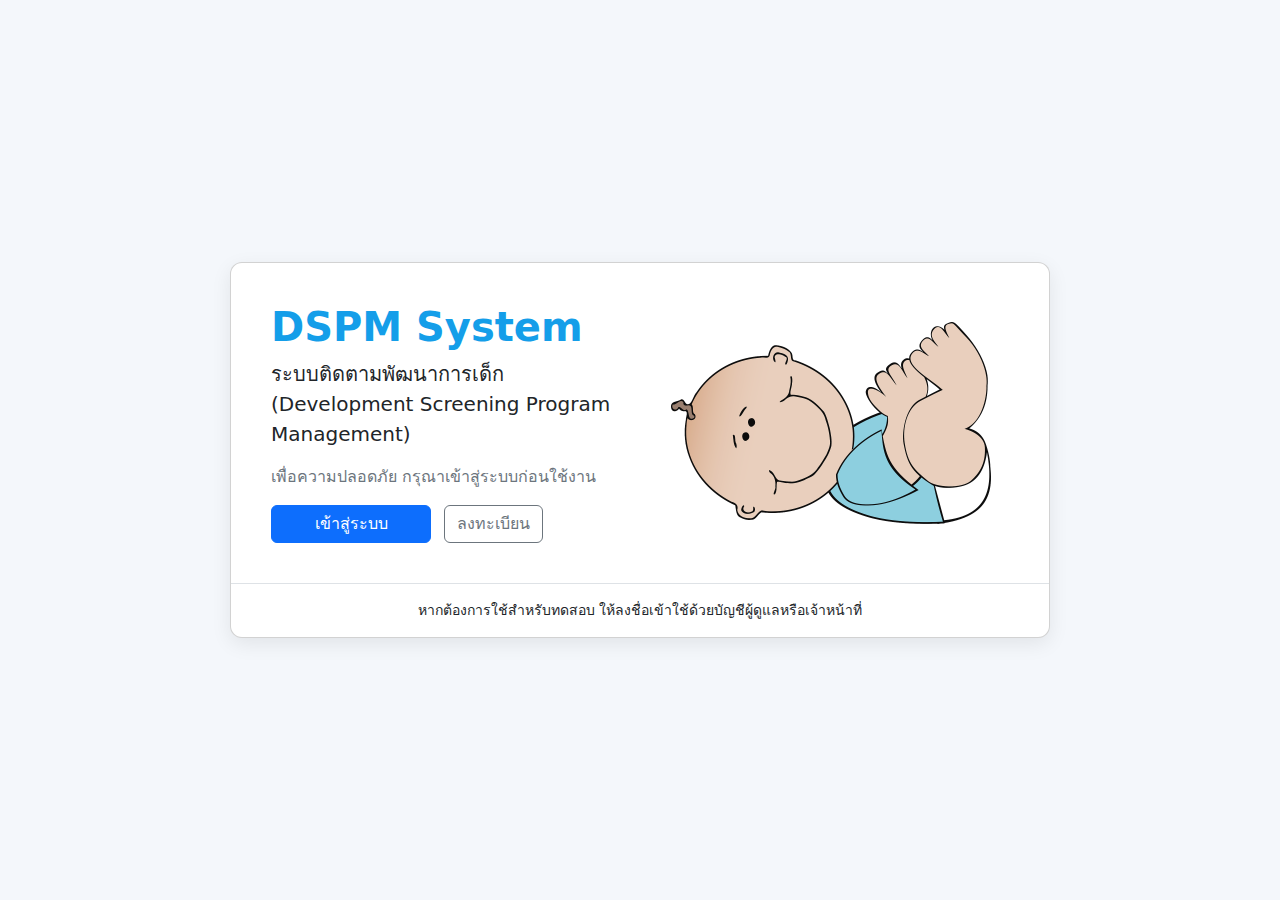
<file: index.html>
<!DOCTYPE html>
<html lang="th">
<head>
    <meta charset="utf-8">
    <meta name="viewport" content="width=device-width, initial-scale=1">
    <title>DSPM - ยินดีต้อนรับ</title>
    <link href="https://cdn.jsdelivr.net/npm/bootstrap@5.0.2/dist/css/bootstrap.min.css" rel="stylesheet">
    <style>
        body { background: #f4f7fb; height:100vh; display:flex; align-items:center; justify-content:center; }
        .card { max-width:820px; width:100%; border-radius:12px; box-shadow:0 6px 20px rgba(0,0,0,0.08); }
        .brand { color:#149ee9; font-weight:700; }
        .hero { padding:40px; }
        .btn-login { min-width:160px; }
        .small-note { color:#6c757d; }
    </style>
</head>
<body>
    <div class="card">
        <div class="hero d-flex flex-column flex-md-row align-items-center">
            <div class="me-md-4 text-center text-md-start" style="flex:1">
                <h1 class="brand">DSPM System</h1>
                <p class="lead">ระบบติดตามพัฒนาการเด็ก (Development Screening Program Management)</p>
                <p class="small-note">เพื่อความปลอดภัย กรุณาเข้าสู่ระบบก่อนใช้งาน</p>
                <div class="mt-3">
                    <a href="login.php" class="btn btn-primary btn-login">เข้าสู่ระบบ</a>
                    <a href="test/register.html" class="btn btn-outline-secondary ms-2">ลงทะเบียน</a>
                </div>
            </div>
            <div style="flex:1;text-align:center">
                <img src="image/baby-33253_1280.png" alt="DSPM" style="max-width:320px;opacity:0.95">
            </div>
        </div>
        <div class="p-3 border-top text-center small">
            <span>หากต้องการใช้สำหรับทดสอบ ให้ลงชื่อเข้าใช้ด้วยบัญชีผู้ดูแลหรือเจ้าหน้าที่</span>
        </div>
    </div>

    <script src="https://cdn.jsdelivr.net/npm/bootstrap@5.0.2/dist/js/bootstrap.bundle.min.js"></script>
</body>
</html>
</file>
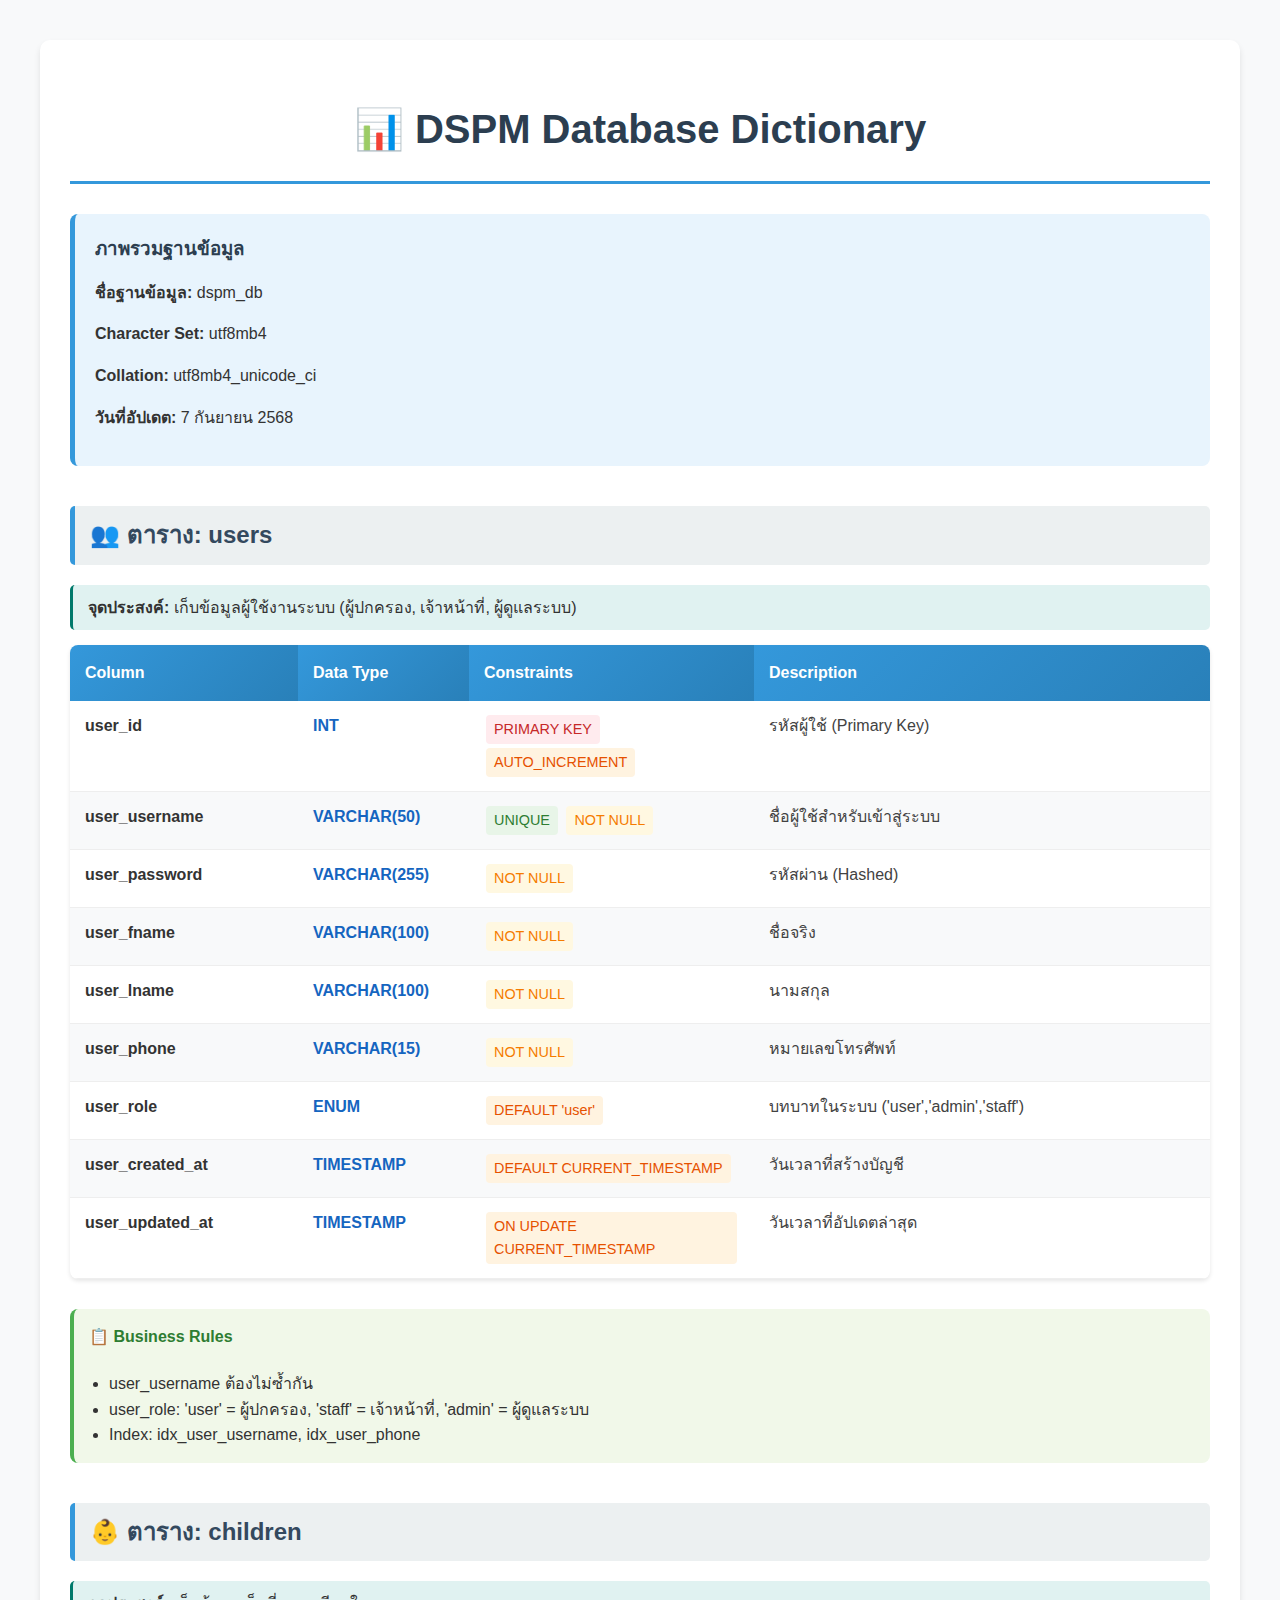
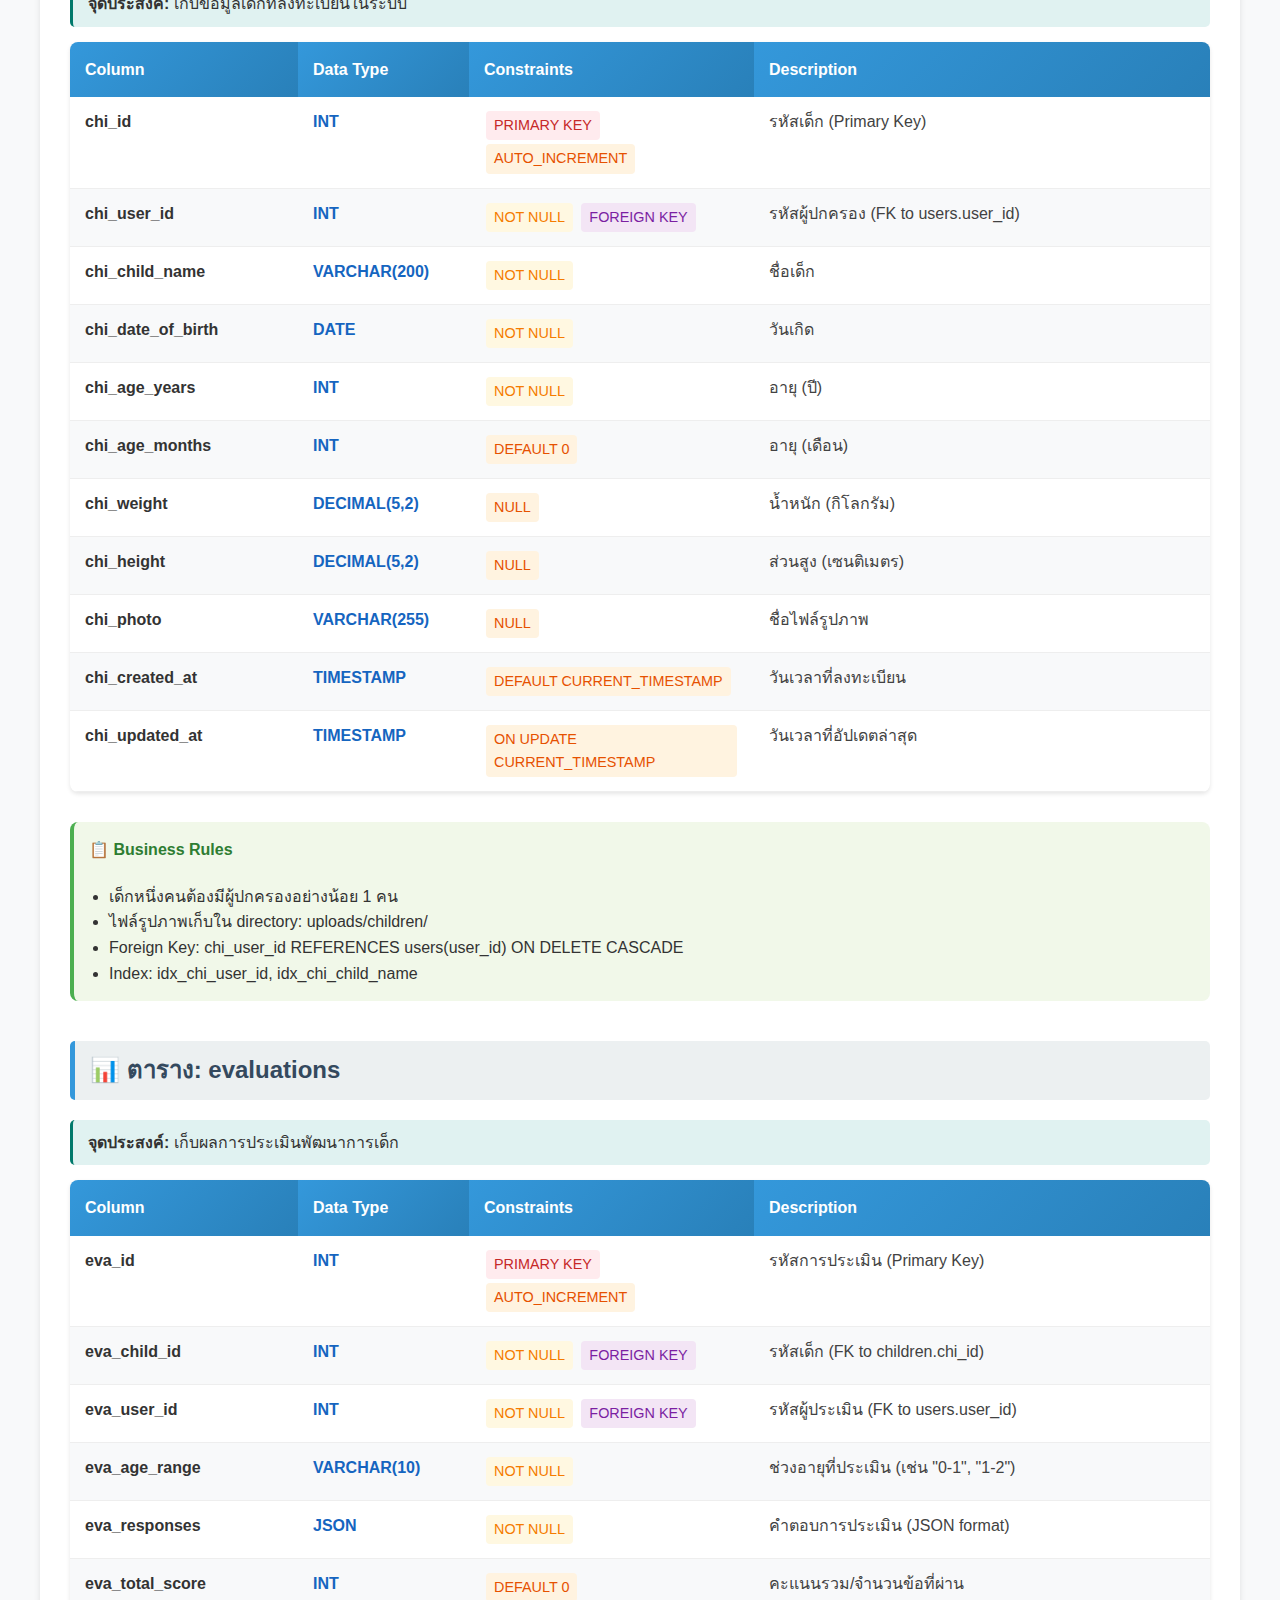
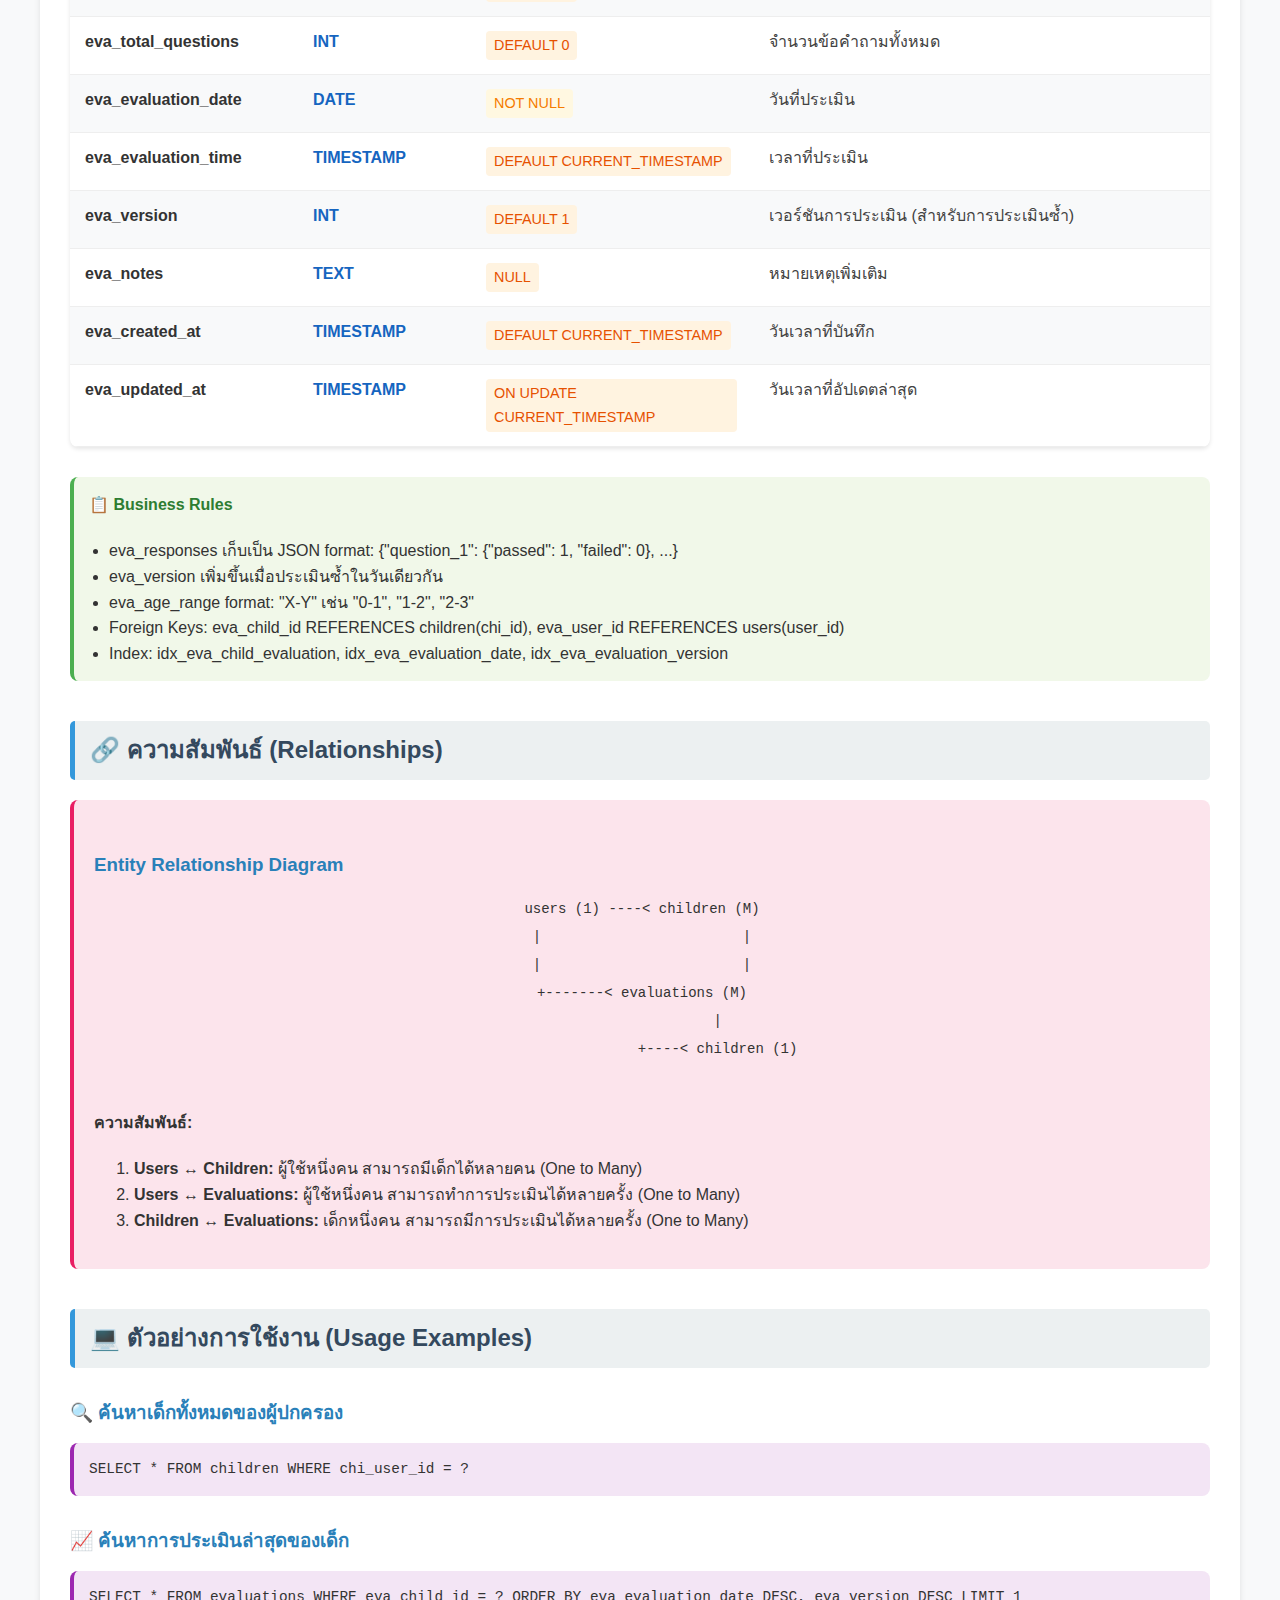
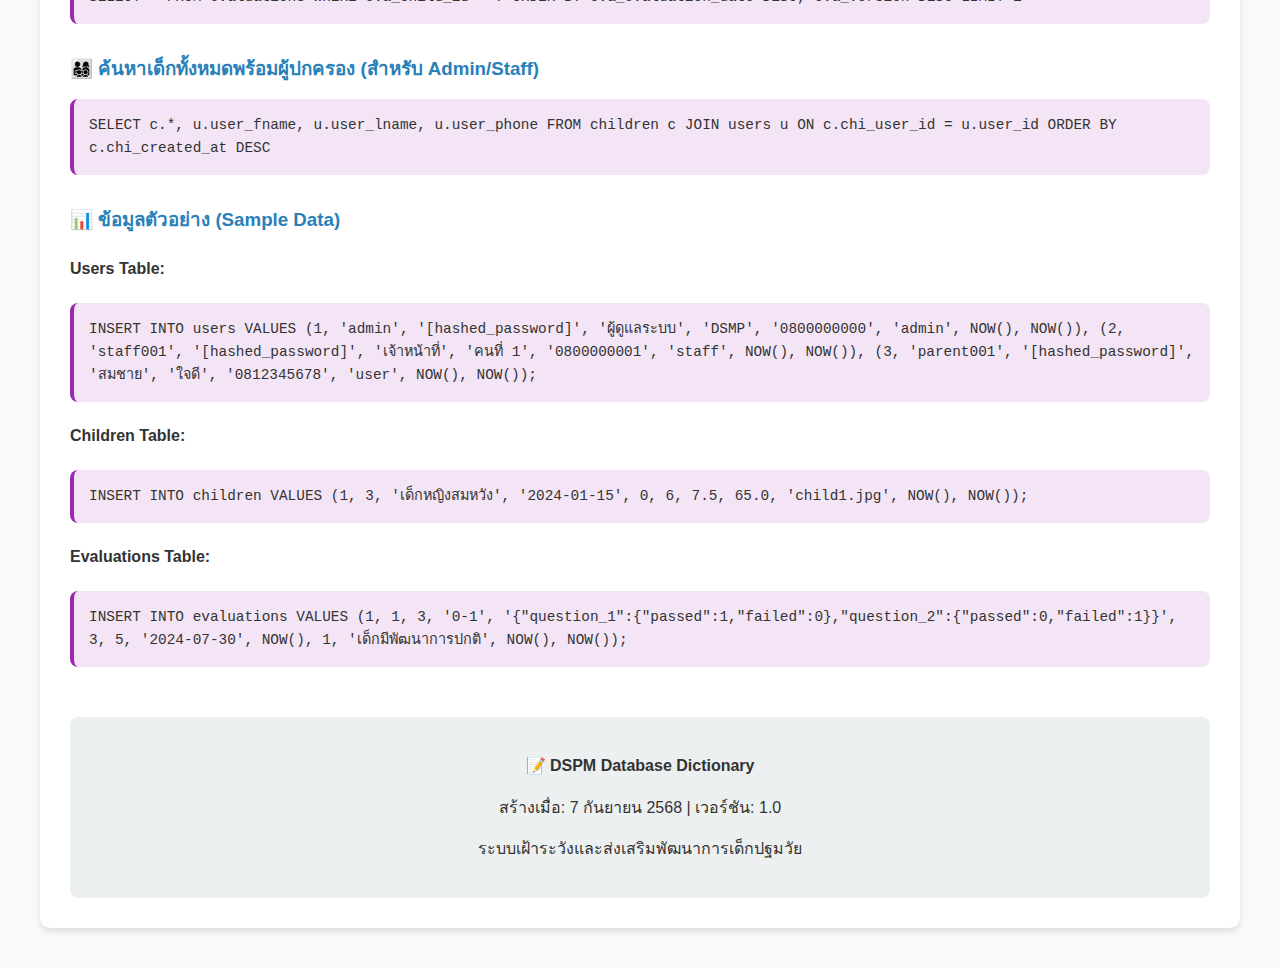
<file: DSPM_Database_Dictionary.html>
<!DOCTYPE html>
<html lang="th">
<head>
    <meta charset="UTF-8">
    <meta name="viewport" content="width=device-width, initial-scale=1.0">
    <title>DSPM Database Dictionary</title>
    <style>
        body {
            font-family: 'Segoe UI', Tahoma, Geneva, Verdana, sans-serif;
            margin: 40px;
            line-height: 1.6;
            color: #333;
            background-color: #f8f9fa;
        }
        
        .container {
            max-width: 1200px;
            margin: 0 auto;
            background: white;
            padding: 30px;
            border-radius: 10px;
            box-shadow: 0 4px 6px rgba(0,0,0,0.1);
        }
        
        h1 {
            text-align: center;
            color: #2c3e50;
            border-bottom: 3px solid #3498db;
            padding-bottom: 20px;
            margin-bottom: 30px;
            font-size: 2.5em;
        }
        
        h2 {
            color: #34495e;
            border-left: 5px solid #3498db;
            padding-left: 15px;
            margin-top: 40px;
            margin-bottom: 20px;
            background-color: #ecf0f1;
            padding: 10px 15px;
            border-radius: 5px;
        }
        
        h3 {
            color: #2980b9;
            margin-top: 30px;
            margin-bottom: 15px;
        }
        
        .overview {
            background-color: #e8f4fd;
            padding: 20px;
            border-radius: 8px;
            margin-bottom: 30px;
            border-left: 5px solid #3498db;
        }
        
        .overview h3 {
            margin-top: 0;
            color: #2c3e50;
        }
        
        table {
            width: 100%;
            border-collapse: collapse;
            margin-bottom: 30px;
            background: white;
            box-shadow: 0 2px 4px rgba(0,0,0,0.1);
            border-radius: 8px;
            overflow: hidden;
        }
        
        th {
            background: linear-gradient(135deg, #3498db, #2980b9);
            color: white;
            padding: 15px;
            text-align: left;
            font-weight: 600;
            border: none;
        }
        
        td {
            padding: 12px 15px;
            border-bottom: 1px solid #eee;
            vertical-align: top;
        }
        
        tr:nth-child(even) {
            background-color: #f8f9fa;
        }
        
        tr:hover {
            background-color: #e3f2fd;
        }
        
        .constraint {
            background-color: #fff3e0;
            padding: 3px 8px;
            border-radius: 4px;
            font-size: 0.9em;
            color: #e65100;
            margin: 2px;
            display: inline-block;
        }
        
        .primary-key {
            background-color: #ffebee;
            color: #c62828;
        }
        
        .foreign-key {
            background-color: #f3e5f5;
            color: #7b1fa2;
        }
        
        .unique {
            background-color: #e8f5e8;
            color: #2e7d32;
        }
        
        .not-null {
            background-color: #fff8e1;
            color: #f57c00;
        }
        
        .business-rules {
            background-color: #f1f8e9;
            padding: 15px;
            border-radius: 8px;
            border-left: 4px solid #4caf50;
            margin: 15px 0;
        }
        
        .business-rules h4 {
            color: #2e7d32;
            margin-top: 0;
        }
        
        .business-rules ul {
            margin: 0;
            padding-left: 20px;
        }
        
        .relationships {
            background-color: #fce4ec;
            padding: 20px;
            border-radius: 8px;
            border-left: 4px solid #e91e63;
            margin: 20px 0;
        }
        
        .sample-data {
            background-color: #f3e5f5;
            padding: 15px;
            border-radius: 8px;
            font-family: 'Courier New', monospace;
            font-size: 0.9em;
            border-left: 4px solid #9c27b0;
        }
        
        .table-info {
            background-color: #e0f2f1;
            padding: 10px 15px;
            border-radius: 5px;
            margin-bottom: 15px;
            border-left: 3px solid #00796b;
        }
        
        .print-section {
            page-break-before: always;
        }
        
        @media print {
            body { margin: 20px; }
            .container { box-shadow: none; }
            tr { page-break-inside: avoid; }
        }
        
        .data-type {
            font-weight: bold;
            color: #1565c0;
        }
        
        .description {
            color: #424242;
        }
    </style>
</head>
<body>
    <div class="container">
        <h1>📊 DSPM Database Dictionary</h1>
        
        <div class="overview">
            <h3>ภาพรวมฐานข้อมูล</h3>
            <p><strong>ชื่อฐานข้อมูล:</strong> dspm_db</p>
            <p><strong>Character Set:</strong> utf8mb4</p>
            <p><strong>Collation:</strong> utf8mb4_unicode_ci</p>
            <p><strong>วันที่อัปเดต:</strong> 7 กันยายน 2568</p>
        </div>

        <h2>👥 ตาราง: users</h2>
        <div class="table-info">
            <strong>จุดประสงค์:</strong> เก็บข้อมูลผู้ใช้งานระบบ (ผู้ปกครอง, เจ้าหน้าที่, ผู้ดูแลระบบ)
        </div>
        
        <table>
            <thead>
                <tr>
                    <th style="width: 20%;">Column</th>
                    <th style="width: 15%;">Data Type</th>
                    <th style="width: 25%;">Constraints</th>
                    <th style="width: 40%;">Description</th>
                </tr>
            </thead>
            <tbody>
                <tr>
                    <td><strong>user_id</strong></td>
                    <td><span class="data-type">INT</span></td>
                    <td>
                        <span class="constraint primary-key">PRIMARY KEY</span>
                        <span class="constraint">AUTO_INCREMENT</span>
                    </td>
                    <td class="description">รหัสผู้ใช้ (Primary Key)</td>
                </tr>
                <tr>
                    <td><strong>user_username</strong></td>
                    <td><span class="data-type">VARCHAR(50)</span></td>
                    <td>
                        <span class="constraint unique">UNIQUE</span>
                        <span class="constraint not-null">NOT NULL</span>
                    </td>
                    <td class="description">ชื่อผู้ใช้สำหรับเข้าสู่ระบบ</td>
                </tr>
                <tr>
                    <td><strong>user_password</strong></td>
                    <td><span class="data-type">VARCHAR(255)</span></td>
                    <td><span class="constraint not-null">NOT NULL</span></td>
                    <td class="description">รหัสผ่าน (Hashed)</td>
                </tr>
                <tr>
                    <td><strong>user_fname</strong></td>
                    <td><span class="data-type">VARCHAR(100)</span></td>
                    <td><span class="constraint not-null">NOT NULL</span></td>
                    <td class="description">ชื่อจริง</td>
                </tr>
                <tr>
                    <td><strong>user_lname</strong></td>
                    <td><span class="data-type">VARCHAR(100)</span></td>
                    <td><span class="constraint not-null">NOT NULL</span></td>
                    <td class="description">นามสกุล</td>
                </tr>
                <tr>
                    <td><strong>user_phone</strong></td>
                    <td><span class="data-type">VARCHAR(15)</span></td>
                    <td><span class="constraint not-null">NOT NULL</span></td>
                    <td class="description">หมายเลขโทรศัพท์</td>
                </tr>
                <tr>
                    <td><strong>user_role</strong></td>
                    <td><span class="data-type">ENUM</span></td>
                    <td><span class="constraint">DEFAULT 'user'</span></td>
                    <td class="description">บทบาทในระบบ ('user','admin','staff')</td>
                </tr>
                <tr>
                    <td><strong>user_created_at</strong></td>
                    <td><span class="data-type">TIMESTAMP</span></td>
                    <td><span class="constraint">DEFAULT CURRENT_TIMESTAMP</span></td>
                    <td class="description">วันเวลาที่สร้างบัญชี</td>
                </tr>
                <tr>
                    <td><strong>user_updated_at</strong></td>
                    <td><span class="data-type">TIMESTAMP</span></td>
                    <td><span class="constraint">ON UPDATE CURRENT_TIMESTAMP</span></td>
                    <td class="description">วันเวลาที่อัปเดตล่าสุด</td>
                </tr>
            </tbody>
        </table>
        
        <div class="business-rules">
            <h4>📋 Business Rules</h4>
            <ul>
                <li>user_username ต้องไม่ซ้ำกัน</li>
                <li>user_role: 'user' = ผู้ปกครอง, 'staff' = เจ้าหน้าที่, 'admin' = ผู้ดูแลระบบ</li>
                <li>Index: idx_user_username, idx_user_phone</li>
            </ul>
        </div>

        <div class="print-section">
        <h2>👶 ตาราง: children</h2>
        <div class="table-info">
            <strong>จุดประสงค์:</strong> เก็บข้อมูลเด็กที่ลงทะเบียนในระบบ
        </div>
        
        <table>
            <thead>
                <tr>
                    <th style="width: 20%;">Column</th>
                    <th style="width: 15%;">Data Type</th>
                    <th style="width: 25%;">Constraints</th>
                    <th style="width: 40%;">Description</th>
                </tr>
            </thead>
            <tbody>
                <tr>
                    <td><strong>chi_id</strong></td>
                    <td><span class="data-type">INT</span></td>
                    <td>
                        <span class="constraint primary-key">PRIMARY KEY</span>
                        <span class="constraint">AUTO_INCREMENT</span>
                    </td>
                    <td class="description">รหัสเด็ก (Primary Key)</td>
                </tr>
                <tr>
                    <td><strong>chi_user_id</strong></td>
                    <td><span class="data-type">INT</span></td>
                    <td>
                        <span class="constraint not-null">NOT NULL</span>
                        <span class="constraint foreign-key">FOREIGN KEY</span>
                    </td>
                    <td class="description">รหัสผู้ปกครอง (FK to users.user_id)</td>
                </tr>
                <tr>
                    <td><strong>chi_child_name</strong></td>
                    <td><span class="data-type">VARCHAR(200)</span></td>
                    <td><span class="constraint not-null">NOT NULL</span></td>
                    <td class="description">ชื่อเด็ก</td>
                </tr>
                <tr>
                    <td><strong>chi_date_of_birth</strong></td>
                    <td><span class="data-type">DATE</span></td>
                    <td><span class="constraint not-null">NOT NULL</span></td>
                    <td class="description">วันเกิด</td>
                </tr>
                <tr>
                    <td><strong>chi_age_years</strong></td>
                    <td><span class="data-type">INT</span></td>
                    <td><span class="constraint not-null">NOT NULL</span></td>
                    <td class="description">อายุ (ปี)</td>
                </tr>
                <tr>
                    <td><strong>chi_age_months</strong></td>
                    <td><span class="data-type">INT</span></td>
                    <td><span class="constraint">DEFAULT 0</span></td>
                    <td class="description">อายุ (เดือน)</td>
                </tr>
                <tr>
                    <td><strong>chi_weight</strong></td>
                    <td><span class="data-type">DECIMAL(5,2)</span></td>
                    <td><span class="constraint">NULL</span></td>
                    <td class="description">น้ำหนัก (กิโลกรัม)</td>
                </tr>
                <tr>
                    <td><strong>chi_height</strong></td>
                    <td><span class="data-type">DECIMAL(5,2)</span></td>
                    <td><span class="constraint">NULL</span></td>
                    <td class="description">ส่วนสูง (เซนติเมตร)</td>
                </tr>
                <tr>
                    <td><strong>chi_photo</strong></td>
                    <td><span class="data-type">VARCHAR(255)</span></td>
                    <td><span class="constraint">NULL</span></td>
                    <td class="description">ชื่อไฟล์รูปภาพ</td>
                </tr>
                <tr>
                    <td><strong>chi_created_at</strong></td>
                    <td><span class="data-type">TIMESTAMP</span></td>
                    <td><span class="constraint">DEFAULT CURRENT_TIMESTAMP</span></td>
                    <td class="description">วันเวลาที่ลงทะเบียน</td>
                </tr>
                <tr>
                    <td><strong>chi_updated_at</strong></td>
                    <td><span class="data-type">TIMESTAMP</span></td>
                    <td><span class="constraint">ON UPDATE CURRENT_TIMESTAMP</span></td>
                    <td class="description">วันเวลาที่อัปเดตล่าสุด</td>
                </tr>
            </tbody>
        </table>
        
        <div class="business-rules">
            <h4>📋 Business Rules</h4>
            <ul>
                <li>เด็กหนึ่งคนต้องมีผู้ปกครองอย่างน้อย 1 คน</li>
                <li>ไฟล์รูปภาพเก็บใน directory: uploads/children/</li>
                <li>Foreign Key: chi_user_id REFERENCES users(user_id) ON DELETE CASCADE</li>
                <li>Index: idx_chi_user_id, idx_chi_child_name</li>
            </ul>
        </div>
        </div>

        <div class="print-section">
        <h2>📊 ตาราง: evaluations</h2>
        <div class="table-info">
            <strong>จุดประสงค์:</strong> เก็บผลการประเมินพัฒนาการเด็ก
        </div>
        
        <table>
            <thead>
                <tr>
                    <th style="width: 20%;">Column</th>
                    <th style="width: 15%;">Data Type</th>
                    <th style="width: 25%;">Constraints</th>
                    <th style="width: 40%;">Description</th>
                </tr>
            </thead>
            <tbody>
                <tr>
                    <td><strong>eva_id</strong></td>
                    <td><span class="data-type">INT</span></td>
                    <td>
                        <span class="constraint primary-key">PRIMARY KEY</span>
                        <span class="constraint">AUTO_INCREMENT</span>
                    </td>
                    <td class="description">รหัสการประเมิน (Primary Key)</td>
                </tr>
                <tr>
                    <td><strong>eva_child_id</strong></td>
                    <td><span class="data-type">INT</span></td>
                    <td>
                        <span class="constraint not-null">NOT NULL</span>
                        <span class="constraint foreign-key">FOREIGN KEY</span>
                    </td>
                    <td class="description">รหัสเด็ก (FK to children.chi_id)</td>
                </tr>
                <tr>
                    <td><strong>eva_user_id</strong></td>
                    <td><span class="data-type">INT</span></td>
                    <td>
                        <span class="constraint not-null">NOT NULL</span>
                        <span class="constraint foreign-key">FOREIGN KEY</span>
                    </td>
                    <td class="description">รหัสผู้ประเมิน (FK to users.user_id)</td>
                </tr>
                <tr>
                    <td><strong>eva_age_range</strong></td>
                    <td><span class="data-type">VARCHAR(10)</span></td>
                    <td><span class="constraint not-null">NOT NULL</span></td>
                    <td class="description">ช่วงอายุที่ประเมิน (เช่น "0-1", "1-2")</td>
                </tr>
                <tr>
                    <td><strong>eva_responses</strong></td>
                    <td><span class="data-type">JSON</span></td>
                    <td><span class="constraint not-null">NOT NULL</span></td>
                    <td class="description">คำตอบการประเมิน (JSON format)</td>
                </tr>
                <tr>
                    <td><strong>eva_total_score</strong></td>
                    <td><span class="data-type">INT</span></td>
                    <td><span class="constraint">DEFAULT 0</span></td>
                    <td class="description">คะแนนรวม/จำนวนข้อที่ผ่าน</td>
                </tr>
                <tr>
                    <td><strong>eva_total_questions</strong></td>
                    <td><span class="data-type">INT</span></td>
                    <td><span class="constraint">DEFAULT 0</span></td>
                    <td class="description">จำนวนข้อคำถามทั้งหมด</td>
                </tr>
                <tr>
                    <td><strong>eva_evaluation_date</strong></td>
                    <td><span class="data-type">DATE</span></td>
                    <td><span class="constraint not-null">NOT NULL</span></td>
                    <td class="description">วันที่ประเมิน</td>
                </tr>
                <tr>
                    <td><strong>eva_evaluation_time</strong></td>
                    <td><span class="data-type">TIMESTAMP</span></td>
                    <td><span class="constraint">DEFAULT CURRENT_TIMESTAMP</span></td>
                    <td class="description">เวลาที่ประเมิน</td>
                </tr>
                <tr>
                    <td><strong>eva_version</strong></td>
                    <td><span class="data-type">INT</span></td>
                    <td><span class="constraint">DEFAULT 1</span></td>
                    <td class="description">เวอร์ชันการประเมิน (สำหรับการประเมินซ้ำ)</td>
                </tr>
                <tr>
                    <td><strong>eva_notes</strong></td>
                    <td><span class="data-type">TEXT</span></td>
                    <td><span class="constraint">NULL</span></td>
                    <td class="description">หมายเหตุเพิ่มเติม</td>
                </tr>
                <tr>
                    <td><strong>eva_created_at</strong></td>
                    <td><span class="data-type">TIMESTAMP</span></td>
                    <td><span class="constraint">DEFAULT CURRENT_TIMESTAMP</span></td>
                    <td class="description">วันเวลาที่บันทึก</td>
                </tr>
                <tr>
                    <td><strong>eva_updated_at</strong></td>
                    <td><span class="data-type">TIMESTAMP</span></td>
                    <td><span class="constraint">ON UPDATE CURRENT_TIMESTAMP</span></td>
                    <td class="description">วันเวลาที่อัปเดตล่าสุด</td>
                </tr>
            </tbody>
        </table>
        
        <div class="business-rules">
            <h4>📋 Business Rules</h4>
            <ul>
                <li>eva_responses เก็บเป็น JSON format: {"question_1": {"passed": 1, "failed": 0}, ...}</li>
                <li>eva_version เพิ่มขึ้นเมื่อประเมินซ้ำในวันเดียวกัน</li>
                <li>eva_age_range format: "X-Y" เช่น "0-1", "1-2", "2-3"</li>
                <li>Foreign Keys: eva_child_id REFERENCES children(chi_id), eva_user_id REFERENCES users(user_id)</li>
                <li>Index: idx_eva_child_evaluation, idx_eva_evaluation_date, idx_eva_evaluation_version</li>
            </ul>
        </div>
        </div>

        <div class="print-section">
        <h2>🔗 ความสัมพันธ์ (Relationships)</h2>
        <div class="relationships">
            <h3>Entity Relationship Diagram</h3>
            <div style="text-align: center; font-family: monospace; font-size: 14px; line-height: 2;">
                <div>users (1) ----< children (M)</div>
                <div>  |&nbsp;&nbsp;&nbsp;&nbsp;&nbsp;&nbsp;&nbsp;&nbsp;&nbsp;&nbsp;&nbsp;&nbsp;&nbsp;&nbsp;&nbsp;&nbsp;&nbsp;&nbsp;&nbsp;&nbsp;&nbsp;&nbsp;&nbsp;&nbsp;|</div>
                <div>  |&nbsp;&nbsp;&nbsp;&nbsp;&nbsp;&nbsp;&nbsp;&nbsp;&nbsp;&nbsp;&nbsp;&nbsp;&nbsp;&nbsp;&nbsp;&nbsp;&nbsp;&nbsp;&nbsp;&nbsp;&nbsp;&nbsp;&nbsp;&nbsp;|</div>
                <div>  +-------< evaluations (M)</div>
                <div>&nbsp;&nbsp;&nbsp;&nbsp;&nbsp;&nbsp;&nbsp;&nbsp;&nbsp;&nbsp;&nbsp;&nbsp;&nbsp;&nbsp;&nbsp;&nbsp;&nbsp;&nbsp;|</div>
                <div>&nbsp;&nbsp;&nbsp;&nbsp;&nbsp;&nbsp;&nbsp;&nbsp;&nbsp;&nbsp;&nbsp;&nbsp;&nbsp;&nbsp;&nbsp;&nbsp;&nbsp;&nbsp;+----< children (1)</div>
            </div>
            <br>
            <h4>ความสัมพันธ์:</h4>
            <ol>
                <li><strong>Users ↔ Children:</strong> ผู้ใช้หนึ่งคน สามารถมีเด็กได้หลายคน (One to Many)</li>
                <li><strong>Users ↔ Evaluations:</strong> ผู้ใช้หนึ่งคน สามารถทำการประเมินได้หลายครั้ง (One to Many)</li>
                <li><strong>Children ↔ Evaluations:</strong> เด็กหนึ่งคน สามารถมีการประเมินได้หลายครั้ง (One to Many)</li>
            </ol>
        </div>
        </div>

        <div class="print-section">
        <h2>💻 ตัวอย่างการใช้งาน (Usage Examples)</h2>
        
        <h3>🔍 ค้นหาเด็กทั้งหมดของผู้ปกครอง</h3>
        <div class="sample-data">
SELECT * FROM children WHERE chi_user_id = ?
        </div>
        
        <h3>📈 ค้นหาการประเมินล่าสุดของเด็ก</h3>
        <div class="sample-data">
SELECT * FROM evaluations 
WHERE eva_child_id = ? 
ORDER BY eva_evaluation_date DESC, eva_version DESC 
LIMIT 1
        </div>
        
        <h3>👨‍👩‍👧‍👦 ค้นหาเด็กทั้งหมดพร้อมผู้ปกครอง (สำหรับ Admin/Staff)</h3>
        <div class="sample-data">
SELECT c.*, u.user_fname, u.user_lname, u.user_phone
FROM children c
JOIN users u ON c.chi_user_id = u.user_id
ORDER BY c.chi_created_at DESC
        </div>
        
        <h3>📊 ข้อมูลตัวอย่าง (Sample Data)</h3>
        
        <h4>Users Table:</h4>
        <div class="sample-data">
INSERT INTO users VALUES 
(1, 'admin', '[hashed_password]', 'ผู้ดูแลระบบ', 'DSMP', '0800000000', 'admin', NOW(), NOW()),
(2, 'staff001', '[hashed_password]', 'เจ้าหน้าที่', 'คนที่ 1', '0800000001', 'staff', NOW(), NOW()),
(3, 'parent001', '[hashed_password]', 'สมชาย', 'ใจดี', '0812345678', 'user', NOW(), NOW());
        </div>
        
        <h4>Children Table:</h4>
        <div class="sample-data">
INSERT INTO children VALUES 
(1, 3, 'เด็กหญิงสมหวัง', '2024-01-15', 0, 6, 7.5, 65.0, 'child1.jpg', NOW(), NOW());
        </div>
        
        <h4>Evaluations Table:</h4>
        <div class="sample-data">
INSERT INTO evaluations VALUES 
(1, 1, 3, '0-1', '{"question_1":{"passed":1,"failed":0},"question_2":{"passed":0,"failed":1}}', 
3, 5, '2024-07-30', NOW(), 1, 'เด็กมีพัฒนาการปกติ', NOW(), NOW());
        </div>
        </div>
        
        <div style="text-align: center; margin-top: 50px; padding: 20px; background-color: #ecf0f1; border-radius: 8px;">
            <p><strong>📝 DSPM Database Dictionary</strong></p>
            <p>สร้างเมื่อ: 7 กันยายน 2568 | เวอร์ชัน: 1.0</p>
            <p>ระบบเฝ้าระวังและส่งเสริมพัฒนาการเด็กปฐมวัย</p>
        </div>
    </div>
</body>
</html>
</file>
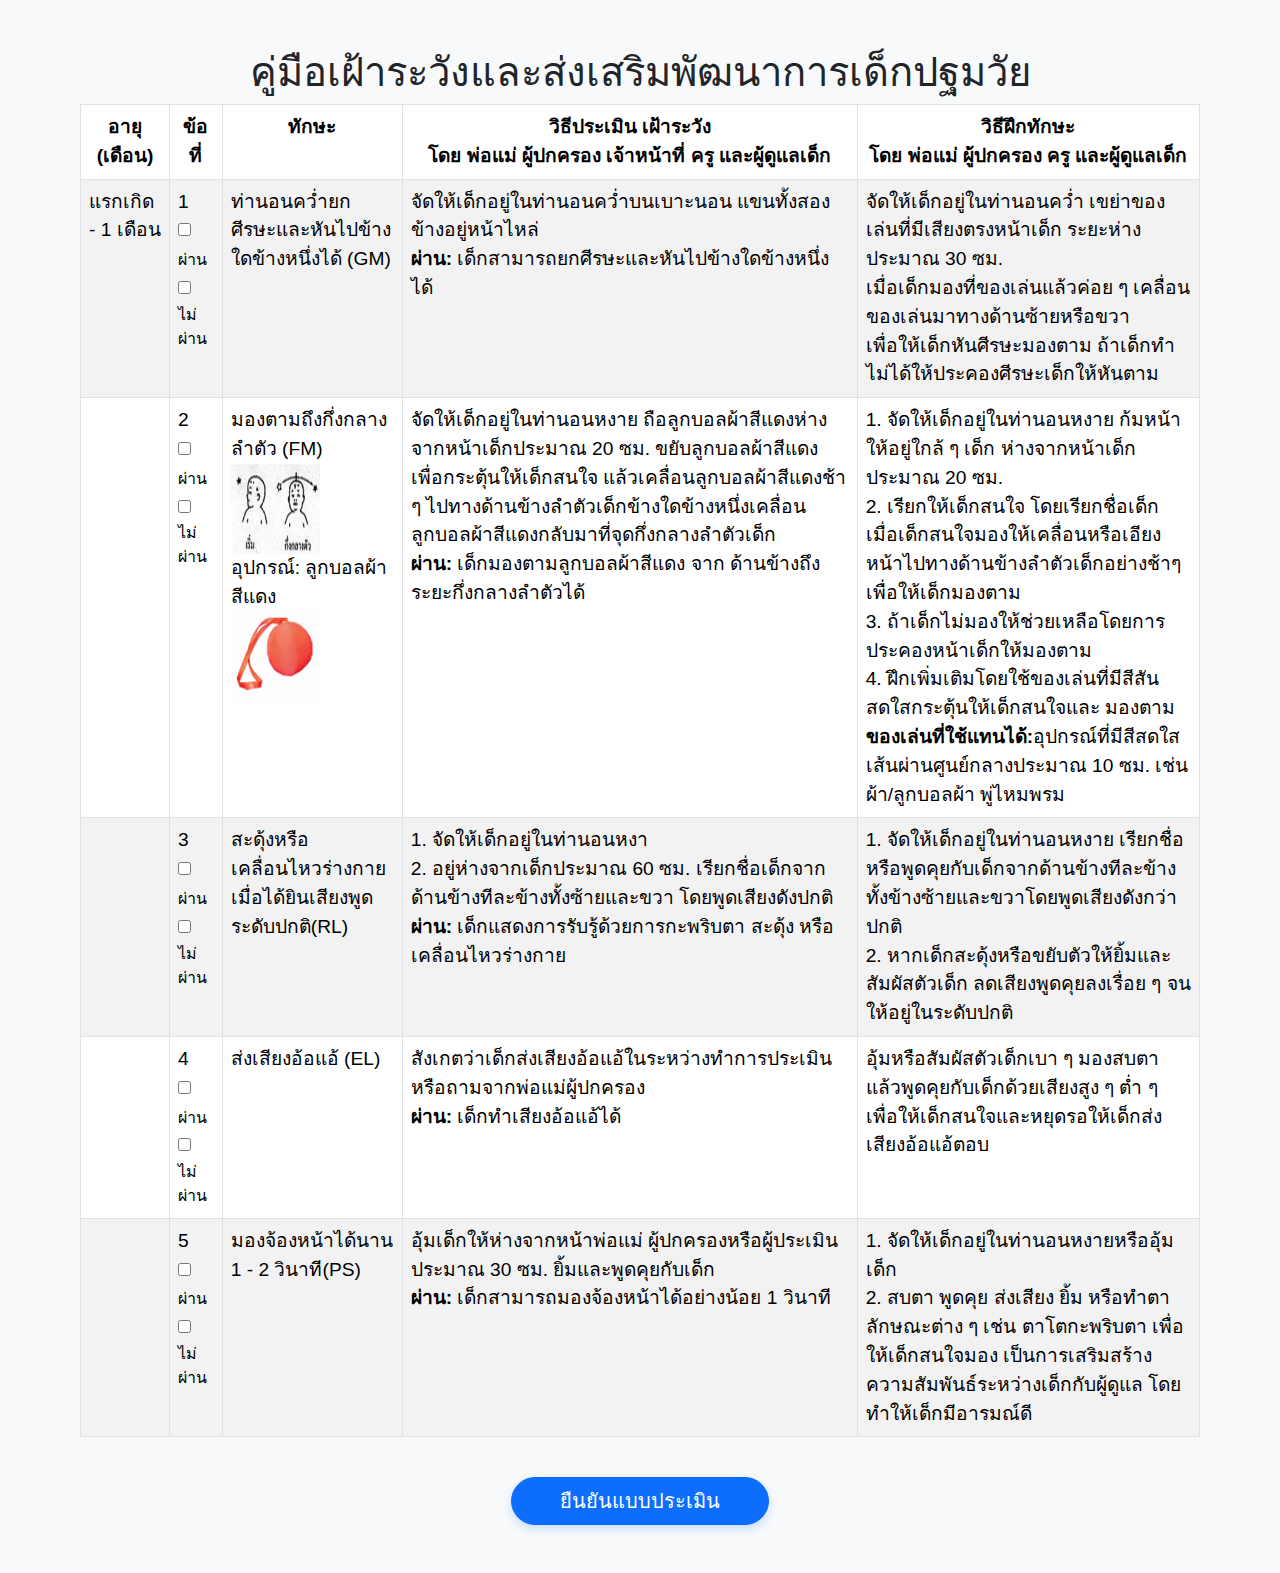
<file: Evaluaton/Evaluation1.html>
<!DOCTYPE html>
<html lang="en">
<head>
  <meta charset="UTF-8">
  <meta name="viewport" content="width=device-width, initial-scale=1.0">
  <title>แบบประเมิน ช่วงอายุ แรกเกิดถึง 1 เดือน</title>
  <link href="https://cdn.jsdelivr.net/npm/bootstrap@5.0.2/dist/css/bootstrap.min.css" rel="stylesheet">
  <link rel="stylesheet" href="/css/eva.css">
</head>
<body class="bg-light">
  <div class="container py-5">
    <h1 class="text-center">คู่มือเฝ้าระวังและส่งเสริมพัฒนาการเด็กปฐมวัย</h1>
<!--
    

Desktop version


-->
    <div class="table-responsive d-none d-md-block">
      <table class="table table-bordered table-striped align-middle">
        <thead class="table-color">
          <tr>
            <th><strong>อายุ</strong><br>
            (เดือน)</th>
            <th><strong>ข้อที่</strong></th>
            <th><strong>ทักษะ</strong></th>
            <th><strong>วิธีประเมิน เฝ้าระวัง<strong><br>
            โดย พ่อแม่ ผู้ปกครอง เจ้าหน้าที่ ครู และผู้ดูแลเด็ก</th>
            <th><strong>วิธีฝึกทักษะ</strong><br>
            โดย พ่อแม่ ผู้ปกครอง ครู และผู้ดูแลเด็ก</th>
          </tr>
        </thead>
        <tbody>
          <tr>
            <td>แรกเกิด - 1 เดือน</td>
            <td>1<br>
                <input type="checkbox" id="correct" name="ผ่าน" value="ผ่าน">
<label for="correct">ผ่าน</label><br>
<input type="checkbox" id="incorrect" name="ไม่ผ่าน" value="ไม่ผ่าน">
<label for="incorrect">ไม่ผ่าน</label><br>
            </td>
            <td>ท่านอนคว่ำยกศีรษะและหันไปข้างใดข้างหนึ่งได้ (GM)</td>
            <td>
              จัดให้เด็กอยู่ในท่านอนคว่ำบนเบาะนอน แขนทั้งสองข้างอยู่หน้าไหล่<br>
              <strong>ผ่าน:</strong> เด็กสามารถยกศีรษะและหันไปข้างใดข้างหนึ่งได้
            </td>
            <td>
              จัดให้เด็กอยู่ในท่านอนคว่ำ เขย่าของเล่นที่มีเสียงตรงหน้าเด็ก ระยะห่างประมาณ 30 ซม. <br>
              เมื่อเด็กมองที่ของเล่นแล้วค่อย ๆ เคลื่อนของเล่นมาทางด้านซ้ายหรือขวา <br>
              เพื่อให้เด็กหันศีรษะมองตาม ถ้าเด็กทำไม่ได้ให้ประคองศีรษะเด็กให้หันตาม
            </td>


          </tr>
        <!-- 2 -->
          <tr>
            <td></td>
            <td>2<br>
                <input type="checkbox" id="correct" name="ผ่าน" value="ผ่าน">
<label for="correct">ผ่าน</label><br>
<input type="checkbox" id="incorrect" name="ไม่ผ่าน" value="ไม่ผ่าน">
<label for="incorrect">ไม่ผ่าน</label><br>
            </td>
            <td>มองตามถึงกึ่งกลางลำตัว (FM)<br>
             <img src="/image/Screenshot 2025-07-06 114737.png" alt="Family" style="width: 90px; height: 90px;"><br>
             อุปกรณ์: ลูกบอลผ้าสีแดง<br>
             <img src="/image/Screenshot 2025-07-06 114822.png" alt="Family" style="width: 90px; height: 90px;"><br>   
            </td>
            <td>
              จัดให้เด็กอยู่ในท่านอนหงาย ถือลูกบอลผ้าสีแดงห่างจากหน้าเด็กประมาณ 20 ซม. ขยับลูกบอลผ้าสีแดงเพื่อกระตุ้นให้เด็กสนใจ แล้วเคลื่อนลูกบอลผ้าสีแดงช้า ๆ ไปทางด้านข้างลำตัวเด็กข้างใดข้างหนึ่งเคลื่อนลูกบอลผ้าสีแดงกลับมาที่จุดกึ่งกลางลำตัวเด็ก
<br>
              <strong>ผ่าน:</strong> เด็กมองตามลูกบอลผ้าสีแดง จาก
ด้านข้างถึงระยะกึ่งกลางลำตัวได้
            </td>
            <td>
              1. จัดให้เด็กอยู่ในท่านอนหงาย ก้มหน้าให้อยู่ใกล้ ๆ เด็ก ห่างจากหน้าเด็กประมาณ 20 ซม.<br>
2. เรียกให้เด็กสนใจ โดยเรียกชื่อเด็ก เมื่อเด็กสนใจมองให้เคลื่อนหรือเอียงหน้าไปทางด้านข้างลำตัวเด็กอย่างช้าๆ เพื่อให้เด็กมองตาม<br>
3. ถ้าเด็กไม่มองให้ช่วยเหลือโดยการประคองหน้าเด็กให้มองตาม<br>
4. ฝึกเพิ่มเติมโดยใช้ของเล่นที่มีสีสันสดใสกระตุ้นให้เด็กสนใจและ
มองตาม<br>
              <strong>ของเล่นที่ใช้แทนได้:</strong>อุปกรณ์ที่มีสีสดใส เส้นผ่านศูนย์กลางประมาณ
10 ซม. เช่น ผ้า/ลูกบอลผ้า พู่ไหมพรม
            </td>


          </tr>
          <!-- 3 -->
           <tr>
            <td></td>
            <td>3<br>
                <input type="checkbox" id="correct" name="ผ่าน" value="ผ่าน">
<label for="correct">ผ่าน</label><br>
<input type="checkbox" id="incorrect" name="ไม่ผ่าน" value="ไม่ผ่าน">
<label for="incorrect">ไม่ผ่าน</label><br>
            </td>
            <td>สะดุ้งหรือเคลื่อนไหวร่างกายเมื่อได้ยินเสียงพูดระดับปกติ(RL)</td>
            <td>
              1. จัดให้เด็กอยู่ในท่านอนหงา<br>
              2. อยู่ห่างจากเด็กประมาณ 60 ซม. เรียกชื่อเด็กจากด้านข้างทีละข้างทั้งซ้ายและขวา โดยพูดเสียงดังปกติ<br>
              <strong>ผ่าน:</strong> เด็กแสดงการรับรู้ด้วยการกะพริบตา สะดุ้ง หรือเคลื่อนไหวร่างกาย
            </td>
            <td>
              1. จัดให้เด็กอยู่ในท่านอนหงาย เรียกชื่อหรือพูดคุยกับเด็กจากด้านข้างทีละข้างทั้งข้างซ้ายและขวาโดยพูดเสียงดังกว่าปกติ <br>
              2. หากเด็กสะดุ้งหรือขยับตัวให้ยิ้มและสัมผัสตัวเด็ก ลดเสียงพูดคุยลงเรื่อย ๆ จนให้อยู่ในระดับปกติ<br>
            </td>
          </tr>

          </tr>
          <!-- 4 -->
           <tr>
            <td></td>
            <td>4<br>
                <input type="checkbox" id="correct" name="ผ่าน" value="ผ่าน">
<label for="correct">ผ่าน</label><br>
<input type="checkbox" id="incorrect" name="ไม่ผ่าน" value="ไม่ผ่าน">
<label for="incorrect">ไม่ผ่าน</label><br>
            </td>
            <td>ส่งเสียงอ้อแอ้ (EL)</td>
            <td>
              สังเกตว่าเด็กส่งเสียงอ้อแอ้ในระหว่างทำการประเมิน หรือถามจากพ่อแม่ผู้ปกครอง<br>
              <strong>ผ่าน:</strong> เด็กทำเสียงอ้อแอ้ได้
            </td>
            <td>
              อุ้มหรือสัมผัสตัวเด็กเบา ๆ มองสบตา แล้วพูดคุยกับเด็กด้วยเสียงสูง ๆ ต่ำ ๆ เพื่อให้เด็กสนใจและหยุดรอให้เด็กส่งเสียงอ้อแอ้ตอบ
            </td>
          </tr>


          </tr>
          <!-- 5 -->
           <tr>
            <td></td>
            <td>5<br>
                <input type="checkbox" id="correct" name="ผ่าน" value="ผ่าน">
<label for="correct">ผ่าน</label><br>
<input type="checkbox" id="incorrect" name="ไม่ผ่าน" value="ไม่ผ่าน">
<label for="incorrect">ไม่ผ่าน</label><br>
            </td>
            <td>มองจ้องหน้าได้นาน 1 - 2 วินาที(PS)</td>
            <td>
              อุ้มเด็กให้ห่างจากหน้าพ่อแม่ ผู้ปกครองหรือผู้ประเมินประมาณ 30 ซม. ยิ้มและพูดคุยกับเด็ก<br>
              <strong>ผ่าน:</strong> เด็กสามารถมองจ้องหน้าได้อย่างน้อย 1 วินาที
            </td>
            <td>
              1. จัดให้เด็กอยู่ในท่านอนหงายหรืออุ้มเด็ก <br>
              2. สบตา พูดคุย ส่งเสียง ยิ้ม หรือทำตาลักษณะต่าง ๆ เช่น ตาโตกะพริบตา เพื่อให้เด็กสนใจมอง เป็นการเสริมสร้างความสัมพันธ์ระหว่างเด็กกับผู้ดูแล โดยทำให้เด็กมีอารมณ์ดี<br>
            </td>
          </tr>
        </tbody>
      </table>
    </div>

    <!--
    
    
    Mobile version
    

    -->
    <div class="d-block d-md-none">
      <div class="card mb-3">
        <div class="card-body">
          <p><strong>อายุ:</strong> แรกเกิด - 1 เดือน</p>
          <p><strong>ข้อที่:</strong> 1 <br> 
        <input class="form-check-input" type="checkbox" id="correct" name="ผ่าน" value="ผ่าน">
<label for="correct">ผ่าน</label>
<input class="form-check-input" type="checkbox" id="incorrect" name="ไม่ผ่าน" value="ไม่ผ่าน">
<label for="incorrect">ไม่ผ่าน</label>
          <p><strong>ทักษะ:</strong><br>ท่านอนคว่ำยกศีรษะและหันไปข้างใดข้างหนึ่งได้ (GM)</p>
          <p><strong>วิธีประเมิน:</strong><br>
            จัดให้เด็กอยู่ในท่านอนคว่ำบนเบาะนอน แขนทั้งสองข้างอยู่หน้าไหล่<br>
            <strong>ผ่าน:</strong> เด็กสามารถยกศีรษะและหันไปข้างใดข้างหนึ่งได้
          </p>
          <p><strong>วิธีฝึกทักษะ:</strong><br>
            จัดให้เด็กอยู่ในท่านอนคว่ำ เขย่าของเล่นที่มีเสียงตรงหน้าเด็ก ระยะห่างประมาณ 30 ซม.<br>
            เมื่อเด็กมองของเล่นแล้วค่อย ๆ เคลื่อนของเล่นไปด้านข้างเพื่อให้เด็กหันศีรษะตาม<br>
            ถ้าเด็กทำไม่ได้ให้ช่วยประคองศีรษะ และทำซ้ำอีกครั้งโดยเปลี่ยนด้าน
          </p>
        </div>
      </div>


        <!--2-->
        <div class="card mb-3">
        <div class="card-body">
          <p><strong>อายุ:</strong> แรกเกิด - 1 เดือน</p>
          <p><strong>ข้อที่:</strong> 2 <br>
        <input class="form-check-input" type="checkbox" id="correct" name="ผ่าน" value="ผ่าน">
<label for="correct">ผ่าน</label>
<input class="form-check-input" type="checkbox" id="incorrect" name="ไม่ผ่าน" value="ไม่ผ่าน">
<label for="incorrect">ไม่ผ่าน</label>
          <p><strong>ทักษะ:</strong><br>มองตามถึงกึ่งกลางลำตัว (FM)<br>
            <div style="text-align: center;">
            <img src="/image/Screenshot 2025-07-06 114737.png" alt="Family" style="width: 120px; height: 120px;"><br>
            </div>
            <p><storng>อุปกรณ์:</storng> ลูกบอลผ้าสีแดง<br></p>
            <div style="text-align: center;">
            <img src="/image/Screenshot 2025-07-06 114822.png" alt="Family" style="width: 90px; height: 90px;"><br>
            </div>
        </p>
          <p><strong>วิธีประเมิน:</strong><br>
            จัดให้เด็กอยู่ในท่านอนหงาย ถือลูกบอลผ้า สีแดงห่างจากหน้าเด็กประมาณ 20 ซม. ขยับลูกบอลผ้าสีแดงเพื่อกระตุ้นให้เด็ก สนใจ แล้วเคลื่อนลูกบอลผ้าสีแดงช้า ๆ ไปทางด้านข้างลำตัวเด็กข้างใดข้างหนึ่ง เคลื่อนลูกบอลผ้าสีแดงกลับมาที่จุด กึ่งกลางลำตัวเด็ก<br>
            <strong>ผ่าน:</strong> เด็กมองตามลูกบอลผ้าสีแดง จาก ด้านข้างถึงระยะกึ่งกลางลำตัวได้
          </p>
          <p><strong>วิธีฝึกทักษะ:</strong><br>
            1. จัดให้เด็กอยู่ในท่านอนหงาย ก้มหน้าให้อยู่ใกล้ ๆ เด็ก ห่างจากหน้าเด็กประมาณ 20 ซม.<br>
            2. เรียกให้เด็กสนใจ โดยเรียกชื่อเด็ก เมื่อเด็กสนใจมองให้เคลื่อนหรือเอียงหน้าไปทางด้านข้างลำตัวเด็กอย่างช้าๆ เพื่อให้เด็กมองตาม<br>
            3. ถ้าเด็กไม่มองให้ช่วยเหลือโดยการประคองหน้าเด็กให้มองตาม<br>
            4. ฝึกเพิ่มเติมโดยใช้ของเล่นที่มีสีสันสดใสกระตุ้นให้เด็กสนใจและ มองตาม<br>
            <strong>ของเล่นที่ใช้แทนได้:</strong> อุปกรณ์ที่มีสีสดใส เส้นผ่านศูนย์กลางประมาณ 10 ซม. เช่น ผ้า/ลูกบอลผ้า พู่ไหมพรม
          </p>
        </div>
        </div>

        <!--3-->
        <div class="card mb-3">
        <div class="card-body">
          <p><strong>อายุ:</strong> แรกเกิด - 1 เดือน</p>
          <p><strong>ข้อที่:</strong> 3 <br>
        <input class="form-check-input" type="checkbox" id="correct" name="ผ่าน" value="ผ่าน">
<label for="correct">ผ่าน</label>
<input class="form-check-input" type="checkbox" id="incorrect" name="ไม่ผ่าน" value="ไม่ผ่าน">
<label for="incorrect">ไม่ผ่าน</label>
          <p><strong>ทักษะ:</strong><br>สะดุ้งหรือเคลื่อนไหวร่างกายเมื่อได้ยินเสียงพูดระดับปกติ(RL)</p>
          <p><strong>วิธีประเมิน:</strong><br>
            1. จัดให้เด็กอยู่ในท่านอนหงาย<br>
            2. อยู่ห่างจากเด็กประมาณ 60 ซม. เรียกชื่อเด็กจากด้านข้างทีละข้างทั้งซ้ายและขวา โดยพูดเสียงดังปกติ<br>
            <strong>ผ่าน:</strong> เด็กแสดงการรับรู้ด้วยการกะพริบตา สะดุ้ง หรือเคลื่อนไหวร่างกาย
          </p>
          <p><strong>วิธีฝึกทักษะ:</strong><br>
            1. จัดให้เด็กอยู่ในท่านอนหงาย เรียกชื่อหรือพูดคุยกับเด็กจากด้านข้างทีละข้างทั้งข้างซ้ายและขวาโดยพูดเสียงดังกว่าปกติ<br>
            2. หากเด็กสะดุ้งหรือขยับตัวให้ยิ้มและสัมผัสตัวเด็ก ลดเสียงพูดคุยลงเรื่อย ๆ จนให้อยู่ในระดับปกติ<br>
          </p>
        </div>
        </div>

        <!--4-->
        <div class="card mb-3">
        <div class="card-body">
          <p><strong>อายุ:</strong> แรกเกิด - 1 เดือน</p>
          <p><strong>ข้อที่:</strong> 4 <br>
        <input class="form-check-input" type="checkbox" id="correct" name="ผ่าน" value="ผ่าน">
<label for="correct">ผ่าน</label>
<input class="form-check-input" type="checkbox" id="incorrect" name="ไม่ผ่าน" value="ไม่ผ่าน">
<label for="incorrect">ไม่ผ่าน</label>
          <p><strong>ทักษะ:</strong><br>ส่งเสียงอ้อแอ้ (EL)</p>
          <p><strong>วิธีประเมิน:</strong><br>
            สังเกตว่าเด็กส่งเสียงอ้อแอ้ในระหว่างทำการประเมิน หรือถามจากพ่อแม่ผู้ปกครอง<br>
            <strong>ผ่าน:</strong> เด็กทำเสียงอ้อแอ้ได้
          </p>
          <p><strong>วิธีฝึกทักษะ:</strong><br>
            อุ้มหรือสัมผัสตัวเด็กเบา ๆ มองสบตา แล้วพูดคุยกับเด็กด้วยเสียงสูง ๆ ต่ำ ๆ เพื่อให้เด็กสนใจและหยุดรอให้เด็กส่งเสียงอ้อแอ้ตอบ
          </p>
        </div>
        </div>

        <!--5-->
        <div class="card mb-3">
        <div class="card-body">
          <p><strong>อายุ:</strong> แรกเกิด - 1 เดือน</p>
          <p><strong>ข้อที่:</strong> 5 <br>
        <input class="form-check-input" type="checkbox" id="correct" name="ผ่าน" value="ผ่าน">
<label for="correct">ผ่าน</label>
<input class="form-check-input" type="checkbox" id="incorrect" name="ไม่ผ่าน" value="ไม่ผ่าน">
<label for="incorrect">ไม่ผ่าน</label>
          <p><strong>ทักษะ:</strong><br>มองจ้องหน้าได้นาน 1 - 2 วินาที(PS)</p>
          <p><strong>วิธีประเมิน:</strong><br>
            อุ้มเด็กให้ห่างจากหน้าพ่อแม่ ผู้ปกครองหรือผู้ประเมินประมาณ 30 ซม. ยิ้มและพูดคุยกับเด็ก<br>
            <strong>ผ่าน:</strong> เด็กสามารถมองจ้องหน้าได้อย่างน้อย 1 วินาที
          </p>
          <p><strong>วิธีฝึกทักษะ:</strong><br>
            1. จัดให้เด็กอยู่ในท่านอนหงายหรืออุ้มเด็ก<br>
            2. สบตา พูดคุย ส่งเสียง ยิ้ม หรือทำตาลักษณะต่าง ๆ เช่น ตาโตกะพริบตา เพื่อให้เด็กสนใจมอง เป็นการเสริมสร้างความสัมพันธ์ระหว่างเด็กกับผู้ดูแล โดยทำให้เด็กมีอารมณ์ดี<br>
          </p>
        </div>
        </div>
      </div>
        <div class="d-flex justify-content-center mt-4">
  <button type="button" class="btn btn-primary btn-lg px-5 rounded-pill" data-bs-toggle="modal" data-bs-target="#confirmModal">
    ยืนยันแบบประเมิน
  </button>
</div>
    </div>
  </div>

  <!-- Modal -->
<div class="modal fade" id="confirmModal" tabindex="-1" aria-labelledby="confirmModalLabel" aria-hidden="true">
  <div class="modal-dialog modal-dialog-centered">
    <div class="modal-content">
      <div class="modal-header bg-primary text-white">
        <h5 class="modal-title" id="confirmModalLabel">ยืนยันการส่งแบบประเมิน</h5>
        <button type="button" class="btn-close btn-close-white" data-bs-dismiss="modal" aria-label="Close"></button>
      </div>
      <div class="modal-body">
        คุณแน่ใจหรือไม่ว่าต้องการส่งแบบประเมินนี้?
      </div>
      <div class="modal-footer">
        <button type="button" class="btn btn-secondary" data-bs-dismiss="modal">ยกเลิก</button>
        <button type="submit" class="btn btn-primary">ยืนยัน</button>
      </div>
    </div>
  </div>
</div>


  <script src="https://cdn.jsdelivr.net/npm/bootstrap@5.0.2/dist/js/bootstrap.bundle.min.js"></script>
</body>
</html>
</file>
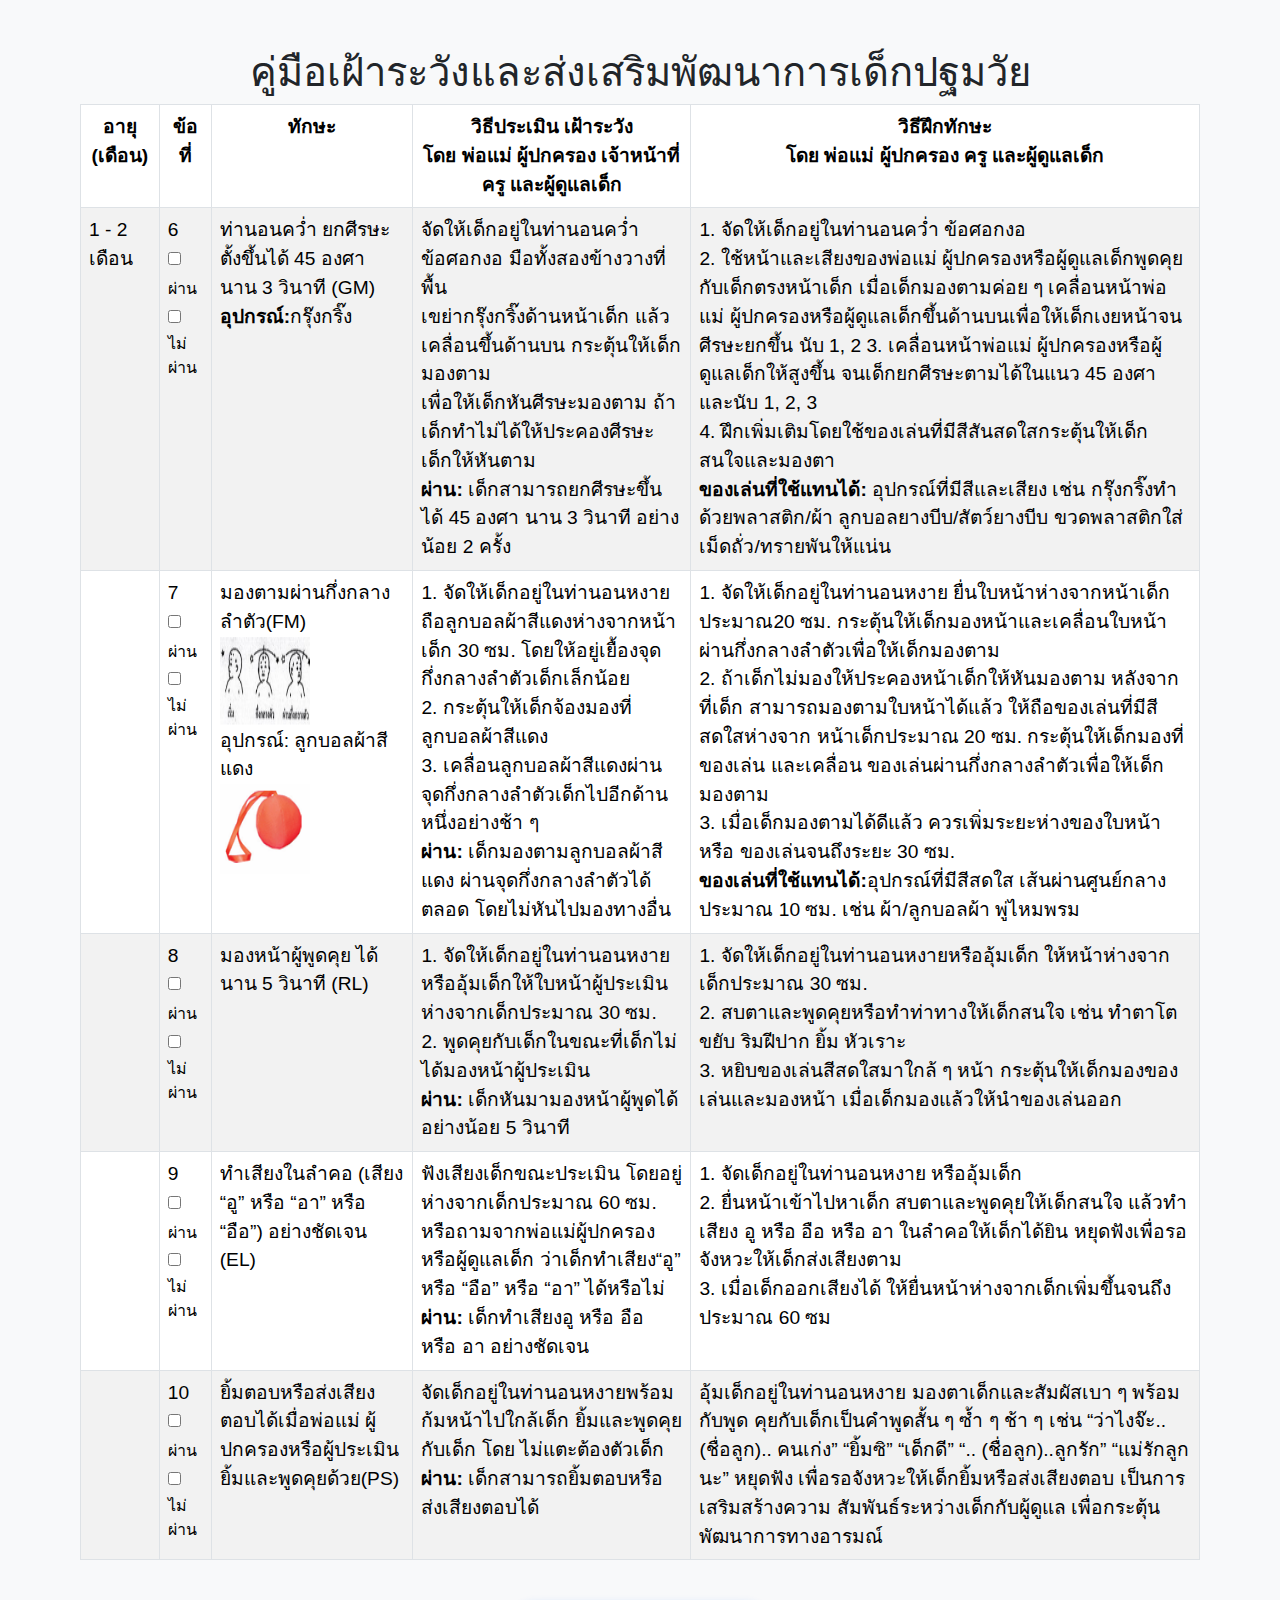
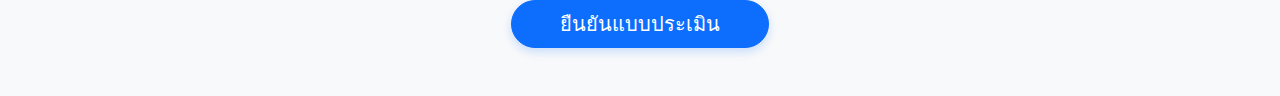
<file: Evaluaton/Evaluation2.html>
<!DOCTYPE html>
<html lang="en">
<head>
  <meta charset="UTF-8">
  <meta name="viewport" content="width=device-width, initial-scale=1.0">
  <title>แบบประเมิน ช่วงอายุ 1 ถึง 2 เดือน</title>
  <link href="https://cdn.jsdelivr.net/npm/bootstrap@5.0.2/dist/css/bootstrap.min.css" rel="stylesheet">
  <link rel="stylesheet" href="/css/eva.css">
</head>
<body class="bg-light">
  <div class="container py-5">
    <h1 class="text-center">คู่มือเฝ้าระวังและส่งเสริมพัฒนาการเด็กปฐมวัย</h1>
<!--
    

Desktop version


-->
    <div class="table-responsive d-none d-md-block">
      <table class="table table-bordered table-striped align-middle">
        <thead class="table-color">
          <tr>
            <th><strong>อายุ</strong><br>
            (เดือน)</th>
            <th><strong>ข้อที่</strong></th>
            <th><strong>ทักษะ</strong></th>
            <th><strong>วิธีประเมิน เฝ้าระวัง<strong><br>
            โดย พ่อแม่ ผู้ปกครอง เจ้าหน้าที่ ครู และผู้ดูแลเด็ก</th>
            <th><strong>วิธีฝึกทักษะ</strong><br>
            โดย พ่อแม่ ผู้ปกครอง ครู และผู้ดูแลเด็ก</th>
          </tr>
        </thead>
        <tbody>
          <tr>
            <td>1 - 2 เดือน</td>
            <td>6<br>
                <input type="checkbox" id="correct" name="ผ่าน" value="ผ่าน">
<label for="correct">ผ่าน</label><br>
<input type="checkbox" id="incorrect" name="ไม่ผ่าน" value="ไม่ผ่าน">
<label for="incorrect">ไม่ผ่าน</label><br>
            </td>
            <td>ท่านอนคว่ำ ยกศีรษะตั้งขึ้นได้ 45 องศา นาน 3 วินาที (GM)<br>
            <strong>อุปกรณ์:</strong>กรุ๊งกริ๊ง</td>
            <td>
              จัดให้เด็กอยู่ในท่านอนคว่ำ ข้อศอกงอ มือทั้งสองข้างวางที่พื้น <br>
              เขย่ากรุ๊งกริ๊งด้านหน้าเด็ก แล้วเคลื่อนขึ้นด้านบน กระตุ้นให้เด็กมองตาม<br>
              เพื่อให้เด็กหันศีรษะมองตาม ถ้าเด็กทำไม่ได้ให้ประคองศีรษะเด็กให้หันตาม<br>
              <strong>ผ่าน:</strong> เด็กสามารถยกศีรษะขึ้นได้ 45 องศา นาน 3 วินาที อย่างน้อย 2 ครั้ง
            </td>
            <td>
              1. จัดให้เด็กอยู่ในท่านอนคว่ำ ข้อศอกงอ <br>
              2. ใช้หน้าและเสียงของพ่อแม่ ผู้ปกครองหรือผู้ดูแลเด็กพูดคุยกับเด็กตรงหน้าเด็ก เมื่อเด็กมองตามค่อย ๆ เคลื่อนหน้าพ่อแม่ ผู้ปกครองหรือผู้ดูแลเด็กขึ้นด้านบนเพื่อให้เด็กเงยหน้าจนศีรษะยกขึ้น นับ 1, 2
              3. เคลื่อนหน้าพ่อแม่ ผู้ปกครองหรือผู้ดูแลเด็กให้สูงขึ้น จนเด็กยกศีรษะตามได้ในแนว 45 องศา และนับ 1, 2, 3  <br>
              4. ฝึกเพิ่มเติมโดยใช้ของเล่นที่มีสีสันสดใสกระตุ้นให้เด็กสนใจและมองตา <br>
              <strong>ของเล่นที่ใช้แทนได้:</strong> อุปกรณ์ที่มีสีและเสียง เช่น กรุ๊งกริ๊งทำด้วยพลาสติก/ผ้า ลูกบอลยางบีบ/สัตว์ยางบีบ ขวดพลาสติกใส่เม็ดถั่ว/ทรายพันให้แน่น
            </td>


          </tr>
        <!-- 2 -->
          <tr>
            <td></td>
            <td>7<br>
                <input type="checkbox" id="correct" name="ผ่าน" value="ผ่าน">
<label for="correct">ผ่าน</label><br>
<input type="checkbox" id="incorrect" name="ไม่ผ่าน" value="ไม่ผ่าน">
<label for="incorrect">ไม่ผ่าน</label><br>
            </td>
            <td>มองตามผ่านกึ่งกลางลำตัว(FM)<br>
             <img src="/image/Screenshot 2025-07-14 165848.png" alt="Family" style="width: 90px; height: 90px;"><br>
             อุปกรณ์: ลูกบอลผ้าสีแดง<br>
             <img src="/image/Screenshot 2025-07-06 114822.png" alt="Family" style="width: 90px; height: 90px;"><br>   
            </td>
            <td>
              1. จัดให้เด็กอยู่ในท่านอนหงาย ถือลูกบอลผ้าสีแดงห่างจากหน้าเด็ก 30 ซม. โดยให้อยู่เยื้องจุดกึ่งกลางลำตัวเด็กเล็กน้อย<br>
              2. กระตุ้นให้เด็กจ้องมองที่ลูกบอลผ้าสีแดง<br>
              3. เคลื่อนลูกบอลผ้าสีแดงผ่านจุดกึ่งกลางลำตัวเด็กไปอีกด้านหนึ่งอย่างช้า ๆ<br>
              <strong>ผ่าน:</strong> เด็กมองตามลูกบอลผ้าสีแดง ผ่านจุดกึ่งกลางลำตัวได้ตลอด โดยไม่หันไปมองทางอื่น
            </td>
            <td>
              1. จัดให้เด็กอยู่ในท่านอนหงาย ยื่นใบหน้าห่างจากหน้าเด็กประมาณ20 ซม. กระตุ้นให้เด็กมองหน้าและเคลื่อนใบหน้าผ่านกึ่งกลางลำตัวเพื่อให้เด็กมองตาม<br>
2. ถ้าเด็กไม่มองให้ประคองหน้าเด็กให้หันมองตาม หลังจากที่เด็ก
สามารถมองตามใบหน้าได้แล้ว ให้ถือของเล่นที่มีสีสดใสห่างจาก
หน้าเด็กประมาณ 20 ซม. กระตุ้นให้เด็กมองที่ของเล่น และเคลื่อน
ของเล่นผ่านกึ่งกลางลำตัวเพื่อให้เด็กมองตาม<br>
3. เมื่อเด็กมองตามได้ดีแล้ว ควรเพิ่มระยะห่างของใบหน้า หรือ
ของเล่นจนถึงระยะ 30 ซม.<br>
              <strong>ของเล่นที่ใช้แทนได้:</strong>อุปกรณ์ที่มีสีสดใส เส้นผ่านศูนย์กลางประมาณ
10 ซม. เช่น ผ้า/ลูกบอลผ้า พู่ไหมพรม
            </td>


          </tr>
          <!-- 3 -->
           <tr>
            <td></td>
            <td>8<br>
                <input type="checkbox" id="correct" name="ผ่าน" value="ผ่าน">
<label for="correct">ผ่าน</label><br>
<input type="checkbox" id="incorrect" name="ไม่ผ่าน" value="ไม่ผ่าน">
<label for="incorrect">ไม่ผ่าน</label><br>
            </td>
            <td>มองหน้าผู้พูดคุย ได้นาน 5 วินาที (RL)</td>
            <td>
              1. จัดให้เด็กอยู่ในท่านอนหงายหรืออุ้มเด็กให้ใบหน้าผู้ประเมินห่างจากเด็กประมาณ 30 ซม.<br>
              2. พูดคุยกับเด็กในขณะที่เด็กไม่ได้มองหน้าผู้ประเมิน<br>
              <strong>ผ่าน:</strong> เด็กหันมามองหน้าผู้พูดได้อย่างน้อย 5 วินาที
            </td>
            <td>
              1. จัดให้เด็กอยู่ในท่านอนหงายหรืออุ้มเด็ก ให้หน้าห่างจากเด็กประมาณ 30 ซม. <br>
              2. สบตาและพูดคุยหรือทำท่าทางให้เด็กสนใจ เช่น ทำตาโตขยับ ริมฝีปาก ยิ้ม หัวเราะ <br>
              3. หยิบของเล่นสีสดใสมาใกล้ ๆ หน้า กระตุ้นให้เด็กมองของเล่นและมองหน้า เมื่อเด็กมองแล้วให้นำของเล่นออก 
            </td>
          </tr>

          </tr>
          <!-- 4 -->
           <tr>
            <td></td>
            <td>9<br>
                <input type="checkbox" id="correct" name="ผ่าน" value="ผ่าน">
<label for="correct">ผ่าน</label><br>
<input type="checkbox" id="incorrect" name="ไม่ผ่าน" value="ไม่ผ่าน">
<label for="incorrect">ไม่ผ่าน</label><br>
            </td>
            <td>ทำเสียงในลำคอ (เสียง “อู” หรือ “อา” หรือ “อือ”) อย่างชัดเจน (EL)</td>
            <td>
              ฟังเสียงเด็กขณะประเมิน โดยอยู่ห่างจากเด็กประมาณ 60 ซม. หรือถามจากพ่อแม่ผู้ปกครองหรือผู้ดูแลเด็ก ว่าเด็กทำเสียง“อู” หรือ “อือ” หรือ “อา” ได้หรือไม่<br>
              <strong>ผ่าน:</strong> เด็กทำเสียงอู หรือ อือ หรือ อา อย่างชัดเจน
            </td>
            <td>
              1. จัดเด็กอยู่ในท่านอนหงาย หรืออุ้มเด็ก<br>
              2. ยื่นหน้าเข้าไปหาเด็ก สบตาและพูดคุยให้เด็กสนใจ แล้วทำเสียง อู หรือ อือ หรือ อา ในลำคอให้เด็กได้ยิน หยุดฟังเพื่อรอจังหวะให้เด็กส่งเสียงตาม<br>
              3. เมื่อเด็กออกเสียงได้ ให้ยื่นหน้าห่างจากเด็กเพิ่มขึ้นจนถึงประมาณ 60 ซม
            </td>
          </tr>


          </tr>
          <!-- 5 -->
           <tr>
            <td></td>
            <td>10<br>
                <input type="checkbox" id="correct" name="ผ่าน" value="ผ่าน">
<label for="correct">ผ่าน</label><br>
<input type="checkbox" id="incorrect" name="ไม่ผ่าน" value="ไม่ผ่าน">
<label for="incorrect">ไม่ผ่าน</label><br>
            </td>
            <td>ยิ้มตอบหรือส่งเสียงตอบได้เมื่อพ่อแม่ ผู้ปกครองหรือผู้ประเมินยิ้มและพูดคุยด้วย(PS)</td>
            <td>
              จัดเด็กอยู่ในท่านอนหงายพร้อมก้มหน้าไปใกล้เด็ก ยิ้มและพูดคุยกับเด็ก โดย ไม่แตะต้องตัวเด็ก<br>
              <strong>ผ่าน:</strong> เด็กสามารถยิ้มตอบหรือส่งเสียงตอบได้
            </td>
            <td>
              อุ้มเด็กอยู่ในท่านอนหงาย มองตาเด็กและสัมผัสเบา ๆ พร้อมกับพูด
คุยกับเด็กเป็นคำพูดสั้น ๆ ซ้ำ ๆ ช้า ๆ เช่น “ว่าไงจ๊ะ.. (ชื่อลูก)..
คนเก่ง” “ยิ้มซิ” “เด็กดี” “.. (ชื่อลูก)..ลูกรัก” “แม่รักลูกนะ” หยุดฟัง
เพื่อรอจังหวะให้เด็กยิ้มหรือส่งเสียงตอบ เป็นการเสริมสร้างความ
สัมพันธ์ระหว่างเด็กกับผู้ดูแล เพื่อกระตุ้นพัฒนาการทางอารมณ์
            </td>
          </tr>
        </tbody>
      </table>
    </div>

    <!--
    
    
    Mobile version
    

    -->
    <div class="d-block d-md-none">
      <div class="card mb-3">
        <div class="card-body">
          <p><strong>อายุ:</strong> แรกเกิด - 1 เดือน</p>
          <p><strong>ข้อที่:</strong> 1 <br> 
        <input class="form-check-input" type="checkbox" id="correct" name="ผ่าน" value="ผ่าน">
<label for="correct">ผ่าน</label>
<input class="form-check-input" type="checkbox" id="incorrect" name="ไม่ผ่าน" value="ไม่ผ่าน">
<label for="incorrect">ไม่ผ่าน</label>
          <p><strong>ทักษะ:</strong><br>ท่านอนคว่ำยกศีรษะและหันไปข้างใดข้างหนึ่งได้ (GM)</p>
          <p><strong>วิธีประเมิน:</strong><br>
            จัดให้เด็กอยู่ในท่านอนคว่ำบนเบาะนอน แขนทั้งสองข้างอยู่หน้าไหล่<br>
            <strong>ผ่าน:</strong> เด็กสามารถยกศีรษะและหันไปข้างใดข้างหนึ่งได้
          </p>
          <p><strong>วิธีฝึกทักษะ:</strong><br>
            จัดให้เด็กอยู่ในท่านอนคว่ำ เขย่าของเล่นที่มีเสียงตรงหน้าเด็ก ระยะห่างประมาณ 30 ซม.<br>
            เมื่อเด็กมองของเล่นแล้วค่อย ๆ เคลื่อนของเล่นไปด้านข้างเพื่อให้เด็กหันศีรษะตาม<br>
            ถ้าเด็กทำไม่ได้ให้ช่วยประคองศีรษะ และทำซ้ำอีกครั้งโดยเปลี่ยนด้าน
          </p>
        </div>
      </div>


        <!--2-->
        <div class="card mb-3">
        <div class="card-body">
          <p><strong>อายุ:</strong> แรกเกิด - 1 เดือน</p>
          <p><strong>ข้อที่:</strong> 2 <br>
        <input class="form-check-input" type="checkbox" id="correct" name="ผ่าน" value="ผ่าน">
<label for="correct">ผ่าน</label>
<input class="form-check-input" type="checkbox" id="incorrect" name="ไม่ผ่าน" value="ไม่ผ่าน">
<label for="incorrect">ไม่ผ่าน</label>
          <p><strong>ทักษะ:</strong><br>มองตามถึงกึ่งกลางลำตัว (FM)<br>
            <div style="text-align: center;">
            <img src="/image/Screenshot 2025-07-06 114737.png" alt="Family" style="width: 120px; height: 120px;"><br>
            </div>
            <p><storng>อุปกรณ์:</storng> ลูกบอลผ้าสีแดง<br></p>
            <div style="text-align: center;">
            <img src="/image/Screenshot 2025-07-06 114822.png" alt="Family" style="width: 90px; height: 90px;"><br>
            </div>
        </p>
          <p><strong>วิธีประเมิน:</strong><br>
            จัดให้เด็กอยู่ในท่านอนหงาย ถือลูกบอลผ้า สีแดงห่างจากหน้าเด็กประมาณ 20 ซม. ขยับลูกบอลผ้าสีแดงเพื่อกระตุ้นให้เด็ก สนใจ แล้วเคลื่อนลูกบอลผ้าสีแดงช้า ๆ ไปทางด้านข้างลำตัวเด็กข้างใดข้างหนึ่ง เคลื่อนลูกบอลผ้าสีแดงกลับมาที่จุด กึ่งกลางลำตัวเด็ก<br>
            <strong>ผ่าน:</strong> เด็กมองตามลูกบอลผ้าสีแดง จาก ด้านข้างถึงระยะกึ่งกลางลำตัวได้
          </p>
          <p><strong>วิธีฝึกทักษะ:</strong><br>
            1. จัดให้เด็กอยู่ในท่านอนหงาย ก้มหน้าให้อยู่ใกล้ ๆ เด็ก ห่างจากหน้าเด็กประมาณ 20 ซม.<br>
            2. เรียกให้เด็กสนใจ โดยเรียกชื่อเด็ก เมื่อเด็กสนใจมองให้เคลื่อนหรือเอียงหน้าไปทางด้านข้างลำตัวเด็กอย่างช้าๆ เพื่อให้เด็กมองตาม<br>
            3. ถ้าเด็กไม่มองให้ช่วยเหลือโดยการประคองหน้าเด็กให้มองตาม<br>
            4. ฝึกเพิ่มเติมโดยใช้ของเล่นที่มีสีสันสดใสกระตุ้นให้เด็กสนใจและ มองตาม<br>
            <strong>ของเล่นที่ใช้แทนได้:</strong> อุปกรณ์ที่มีสีสดใส เส้นผ่านศูนย์กลางประมาณ 10 ซม. เช่น ผ้า/ลูกบอลผ้า พู่ไหมพรม
          </p>
        </div>
        </div>

        <!--3-->
        <div class="card mb-3">
        <div class="card-body">
          <p><strong>อายุ:</strong> แรกเกิด - 1 เดือน</p>
          <p><strong>ข้อที่:</strong> 3 <br>
        <input class="form-check-input" type="checkbox" id="correct" name="ผ่าน" value="ผ่าน">
<label for="correct">ผ่าน</label>
<input class="form-check-input" type="checkbox" id="incorrect" name="ไม่ผ่าน" value="ไม่ผ่าน">
<label for="incorrect">ไม่ผ่าน</label>
          <p><strong>ทักษะ:</strong><br>สะดุ้งหรือเคลื่อนไหวร่างกายเมื่อได้ยินเสียงพูดระดับปกติ(RL)</p>
          <p><strong>วิธีประเมิน:</strong><br>
            1. จัดให้เด็กอยู่ในท่านอนหงาย<br>
            2. อยู่ห่างจากเด็กประมาณ 60 ซม. เรียกชื่อเด็กจากด้านข้างทีละข้างทั้งซ้ายและขวา โดยพูดเสียงดังปกติ<br>
            <strong>ผ่าน:</strong> เด็กแสดงการรับรู้ด้วยการกะพริบตา สะดุ้ง หรือเคลื่อนไหวร่างกาย
          </p>
          <p><strong>วิธีฝึกทักษะ:</strong><br>
            1. จัดให้เด็กอยู่ในท่านอนหงาย เรียกชื่อหรือพูดคุยกับเด็กจากด้านข้างทีละข้างทั้งข้างซ้ายและขวาโดยพูดเสียงดังกว่าปกติ<br>
            2. หากเด็กสะดุ้งหรือขยับตัวให้ยิ้มและสัมผัสตัวเด็ก ลดเสียงพูดคุยลงเรื่อย ๆ จนให้อยู่ในระดับปกติ<br>
          </p>
        </div>
        </div>

        <!--4-->
        <div class="card mb-3">
        <div class="card-body">
          <p><strong>อายุ:</strong> แรกเกิด - 1 เดือน</p>
          <p><strong>ข้อที่:</strong> 4 <br>
        <input class="form-check-input" type="checkbox" id="correct" name="ผ่าน" value="ผ่าน">
<label for="correct">ผ่าน</label>
<input class="form-check-input" type="checkbox" id="incorrect" name="ไม่ผ่าน" value="ไม่ผ่าน">
<label for="incorrect">ไม่ผ่าน</label>
          <p><strong>ทักษะ:</strong><br>ส่งเสียงอ้อแอ้ (EL)</p>
          <p><strong>วิธีประเมิน:</strong><br>
            สังเกตว่าเด็กส่งเสียงอ้อแอ้ในระหว่างทำการประเมิน หรือถามจากพ่อแม่ผู้ปกครอง<br>
            <strong>ผ่าน:</strong> เด็กทำเสียงอ้อแอ้ได้
          </p>
          <p><strong>วิธีฝึกทักษะ:</strong><br>
            อุ้มหรือสัมผัสตัวเด็กเบา ๆ มองสบตา แล้วพูดคุยกับเด็กด้วยเสียงสูง ๆ ต่ำ ๆ เพื่อให้เด็กสนใจและหยุดรอให้เด็กส่งเสียงอ้อแอ้ตอบ
          </p>
        </div>
        </div>

        <!--5-->
        <div class="card mb-3">
        <div class="card-body">
          <p><strong>อายุ:</strong> แรกเกิด - 1 เดือน</p>
          <p><strong>ข้อที่:</strong> 5 <br>
        <input class="form-check-input" type="checkbox" id="correct" name="ผ่าน" value="ผ่าน">
<label for="correct">ผ่าน</label>
<input class="form-check-input" type="checkbox" id="incorrect" name="ไม่ผ่าน" value="ไม่ผ่าน">
<label for="incorrect">ไม่ผ่าน</label>
          <p><strong>ทักษะ:</strong><br>มองจ้องหน้าได้นาน 1 - 2 วินาที(PS)</p>
          <p><strong>วิธีประเมิน:</strong><br>
            อุ้มเด็กให้ห่างจากหน้าพ่อแม่ ผู้ปกครองหรือผู้ประเมินประมาณ 30 ซม. ยิ้มและพูดคุยกับเด็ก<br>
            <strong>ผ่าน:</strong> เด็กสามารถมองจ้องหน้าได้อย่างน้อย 1 วินาที
          </p>
          <p><strong>วิธีฝึกทักษะ:</strong><br>
            1. จัดให้เด็กอยู่ในท่านอนหงายหรืออุ้มเด็ก<br>
            2. สบตา พูดคุย ส่งเสียง ยิ้ม หรือทำตาลักษณะต่าง ๆ เช่น ตาโตกะพริบตา เพื่อให้เด็กสนใจมอง เป็นการเสริมสร้างความสัมพันธ์ระหว่างเด็กกับผู้ดูแล โดยทำให้เด็กมีอารมณ์ดี<br>
          </p>
        </div>
        </div>
      </div>
        <div class="d-flex justify-content-center mt-4">
  <button type="button" class="btn btn-primary btn-lg px-5 rounded-pill" data-bs-toggle="modal" data-bs-target="#confirmModal">
    ยืนยันแบบประเมิน
  </button>
</div>
    </div>
  </div>

  <!-- Modal -->
<div class="modal fade" id="confirmModal" tabindex="-1" aria-labelledby="confirmModalLabel" aria-hidden="true">
  <div class="modal-dialog modal-dialog-centered">
    <div class="modal-content">
      <div class="modal-header bg-primary text-white">
        <h5 class="modal-title" id="confirmModalLabel">ยืนยันการส่งแบบประเมิน</h5>
        <button type="button" class="btn-close btn-close-white" data-bs-dismiss="modal" aria-label="Close"></button>
      </div>
      <div class="modal-body">
        คุณแน่ใจหรือไม่ว่าต้องการส่งแบบประเมินนี้?
      </div>
      <div class="modal-footer">
        <button type="button" class="btn btn-secondary" data-bs-dismiss="modal">ยกเลิก</button>
        <button type="submit" class="btn btn-primary">ยืนยัน</button>
      </div>
    </div>
  </div>
</div>


  <script src="https://cdn.jsdelivr.net/npm/bootstrap@5.0.2/dist/js/bootstrap.bundle.min.js"></script>
</body>
</html>
</file>
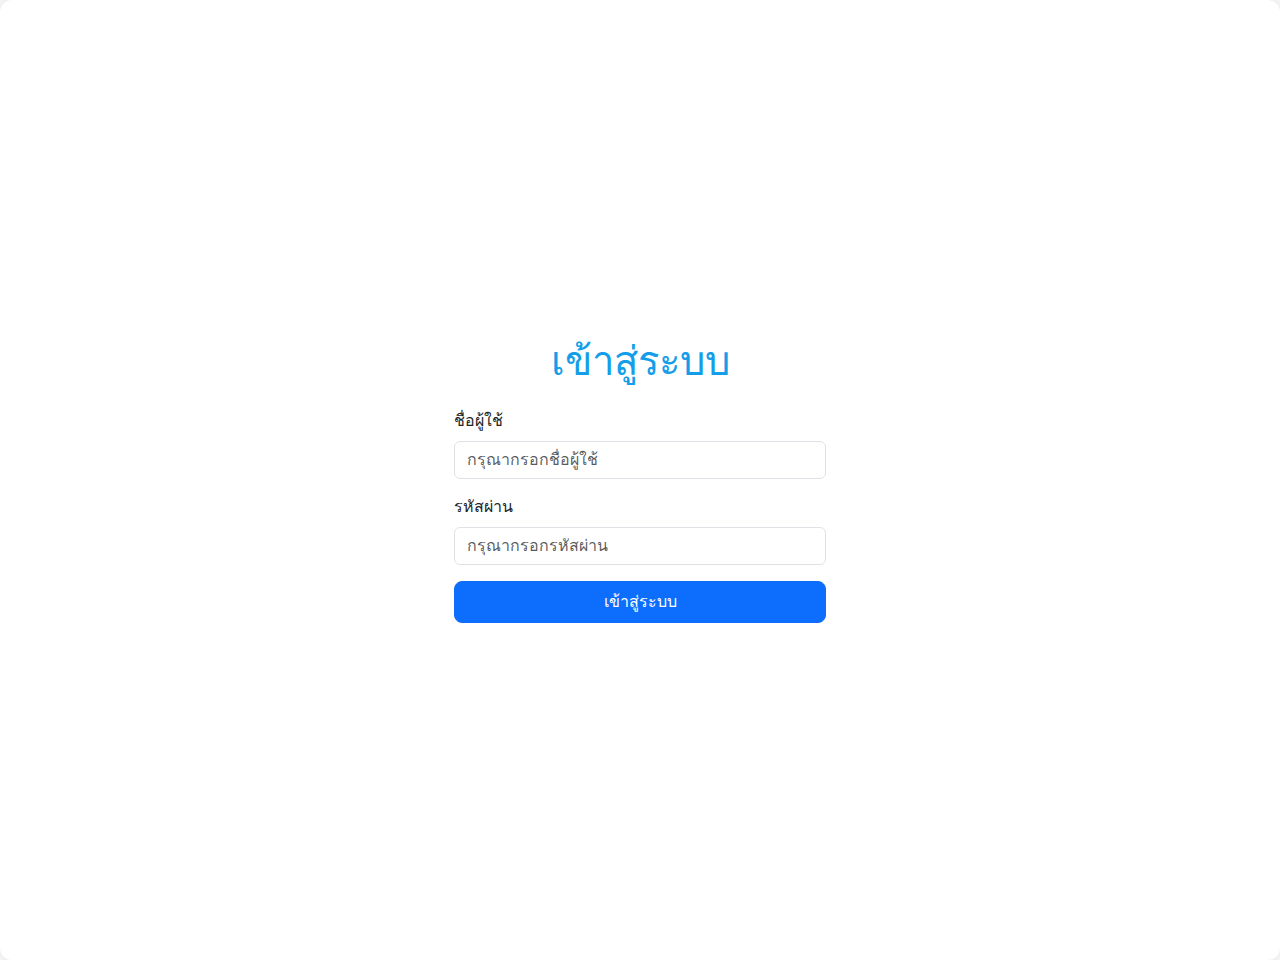
<file: test/login.html>
<!doctype html>
<html lang="en">
  <head>
    <meta charset="utf-8">
    <meta name="viewport" content="width=device-width, initial-scale=1">
    <title>เข้าสู่ระบบ DSPM</title>

    <!-- Bootstrap CSS -->
    <link href="https://cdn.jsdelivr.net/npm/bootstrap@5.0.2/dist/css/bootstrap.min.css" rel="stylesheet">
    <link rel="stylesheet" href="/css/test.css">
  </head>
  <body>
    <form>
    <div class="container d-flex align-items-center justify-content-center min-vh-100">
      <div class="col-12 col-sm-10 col-md-6 col-lg-4">
        <h1 class="text-center mb-4" style="color: #149ee9;">เข้าสู่ระบบ</h1>
        
          <div class="mb-3">
            <label for="username" class="form-label">ชื่อผู้ใช้</label>
            <input type="text" class="form-control" id="username" placeholder="กรุณากรอกชื่อผู้ใช้">
          </div>
          <div class="mb-3">
            <label for="password" class="form-label">รหัสผ่าน</label>
            <input type="password" class="form-control" id="password" placeholder="กรุณากรอกรหัสผ่าน">
          </div>
          <div class="d-grid">
            <button type="submit" class="btn btn-primary btn-lg">เข้าสู่ระบบ</button>
          </div>
        </form>
      </div>
    </div>

    <!-- Bootstrap Bundle with Popper -->
    <script src="https://cdn.jsdelivr.net/npm/bootstrap@5.0.2/dist/js/bootstrap.bundle.min.js"></script>
  </body>
</html>
</file>
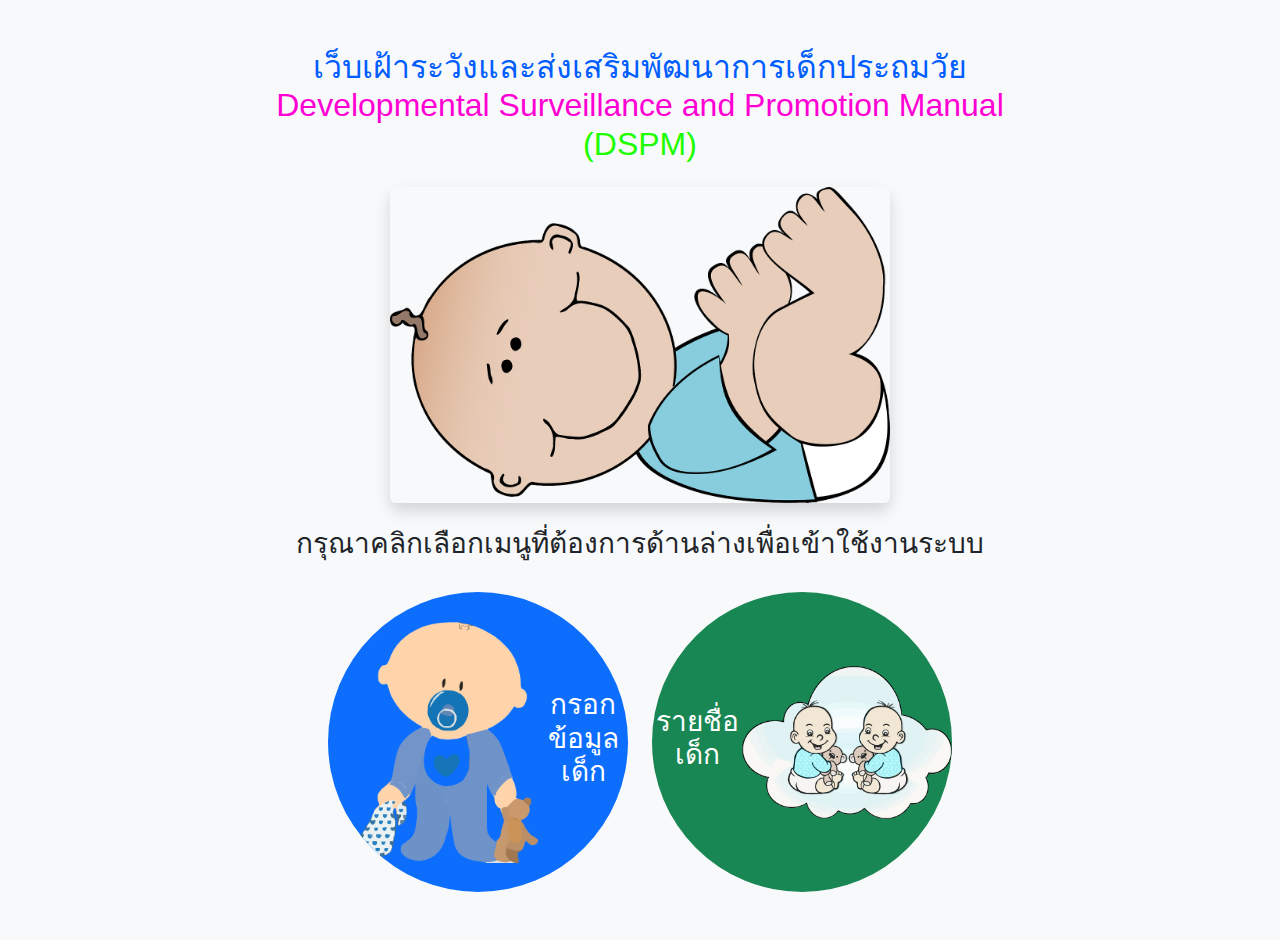
<file: test/mainpage.html>
<!DOCTYPE html>
<html lang="en">
<head>
    <meta charset="UTF-8">
    <meta name="viewport" content="width=device-width, initial-scale=1.0">
    <title>หน้าหลัก</title>
    <link href="https://cdn.jsdelivr.net/npm/bootstrap@5.0.2/dist/css/bootstrap.min.css" rel="stylesheet" />
    <link rel="stylesheet" href="/css/test.css" />
    <link rel="stylesheet" href="/css/btncircle.css" />
</head>
<body>
<body class="bg-light">

  <div class="container text-center py-5">
    <h1 class="mb-4">
      <span style="color: #005DFF; display: block;">เว็บเฝ้าระวังและส่งเสริมพัฒนาการเด็กประถมวัย</span>
      <span style="color: #FF00D4; display: block;">Developmental Surveillance and Promotion Manual</span>
      <span style="color: #1FFD01; display: block;">(DSPM)</span>
    </h1>

    <div class="mb-4 d-flex justify-content-center">
  <img src="/image/baby-33253_1280.png" alt="Family" class="img-fluid rounded shadow" style="max-width: 500px;" />
</div>
    <h3>กรุณาคลิกเลือกเมนูที่ต้องการด้านล่างเพื่อเข้าใช้งานระบบ</h3><br>

    <div class="d-flex flex-column flex-sm-row justify-content-center gap-4">
      <a href="login.html" class="btn btn-primary circle-button">
        <img src="/image/baby-310259_1280.png" alt="Login" /><h3>กรอกข้อมูลเด็ก</h3>
      </a>
      <a href="register.html" class="btn btn-success circle-button">
        <h3>รายชื่อเด็ก</h3><img src="/image/babies-2028267_1280.png" alt="Register" />
      </a>
    </div>
  </div>
  </div>




  <script src="https://cdn.jsdelivr.net/npm/bootstrap@5.0.2/dist/js/bootstrap.bundle.min.js"></script>  
</body>
</html>
</file>
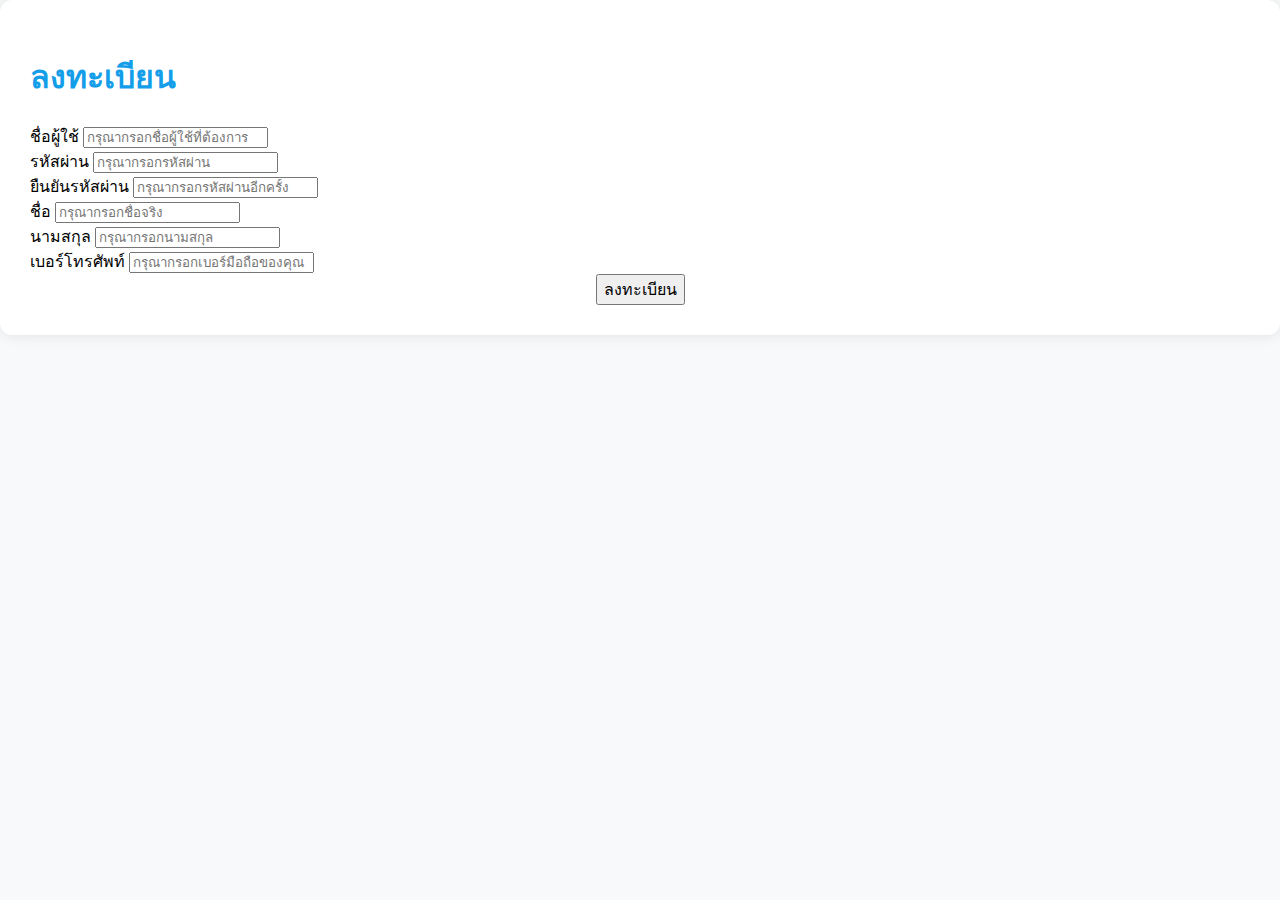
<file: test/register.html>
<!doctype html>
<html lang="en">
  <head>
    <!-- Required meta tags -->
    <meta charset="utf-8">
    <meta name="viewport" content="width=device-width, initial-scale=1">

    <!-- Bootstrap CSS -->
    <link href="https://cdn.jsdelivr.net/npm/bootstrap@5.0.2/dist/css/bootstrap.min.css" rel="stylesheet" integrity="sha384-EVSTQN3/azprG1Anm3QDgpJLIm9Nao0Yz1ztcQTwFspd3yD65VohhpuuCOmLASjC" crossorigin="anonymous">
    <link rel="stylesheet" href="/css/test.css">
    <title>ลงทะเบียน DSPM</title>
  </head>
  <body>
    <form>
    <div class="container d-flex align-items-center justify-content-center min-vh-100">
      <div class="col-12 col-sm-10 col-md-6 col-lg-4">
    <h1 class="text-center mb-4" style="color: #149ee9;">ลงทะเบียน</h1>
    <div class="container">
        <form>
            <div class="mb-3">
                <label for="usrname" class="form-label">ชื่อผู้ใช้</label>
                <input type="text" class="form-control" id="usrname" placeholder="กรุณากรอกชื่อผู้ใช้ที่ต้องการ">
            </div>
            <div class="mb-3">
                <label for="password" class="form-label">รหัสผ่าน</label>
                <input type="password" class="form-control" id="password" placeholder="กรุณากรอกรหัสผ่าน">
            </div>
            <div class="mb-3">
                <label for="re-password" class="form-label">ยืนยันรหัสผ่าน</label>
                <input type="re-password" class="form-control" id="password" placeholder="กรุณากรอกรหัสผ่านอีกครั้ง">
            </div>
            <div class="mb-3">
                <label for="fname" class="form-label">ชื่อ</label>
                <input type="text" class="form-control" id="fname" placeholder="กรุณากรอกชื่อจริง">
            </div>
            <div class="mb-3">
                <label for="lname" class="form-label">นามสกุล</label>
                <input type="text" class="form-control" id="lname" placeholder="กรุณากรอกนามสกุล">
            </div>
            <div class="mb-3">
                <label for="phone" class="form-label">เบอร์โทรศัพท์</label>
                <input type="text" class="form-control" id="phone" placeholder="กรุณากรอกเบอร์มือถือของคุณ">
            </div>
            <div style="display: flex; justify-content: center; gap: 20px;">
                <button type="submit" class="btn btn-success">ลงทะเบียน</button>
            </div>
            
        </div>

       
        </form>
    </div>

    <!-- Optional JavaScript; choose one of the two! -->

    <!-- Option 1: Bootstrap Bundle with Popper -->
    <script src="https://cdn.jsdelivr.net/npm/bootstrap@5.0.2/dist/js/bootstrap.bundle.min.js" integrity="sha384-MrcW6ZMFYlzcLA8Nl+NtUVF0sA7MsXsP1UyJoMp4YLEuNSfAP+JcXn/tWtIaxVXM" crossorigin="anonymous"></script>

    <!-- Option 2: Separate Popper and Bootstrap JS -->
    <!--
    <script src="https://cdn.jsdelivr.net/npm/@popperjs/core@2.9.2/dist/umd/popper.min.js" integrity="sha384-IQsoLXl5PILFhosVNubq5LC7Qb9DXgDA9i+tQ8Zj3iwWAwPtgFTxbJ8NT4GN1R8p" crossorigin="anonymous"></script>
    <script src="https://cdn.jsdelivr.net/npm/bootstrap@5.0.2/dist/js/bootstrap.min.js" integrity="sha384-cVKIPhGWiC2Al4u+LWgxfKTRIcfu0JTxR+EQDz/bgldoEyl4H0zUF0QKbrJ0EcQF" crossorigin="anonymous"></script>
    -->
  </body>
</html>
</file>
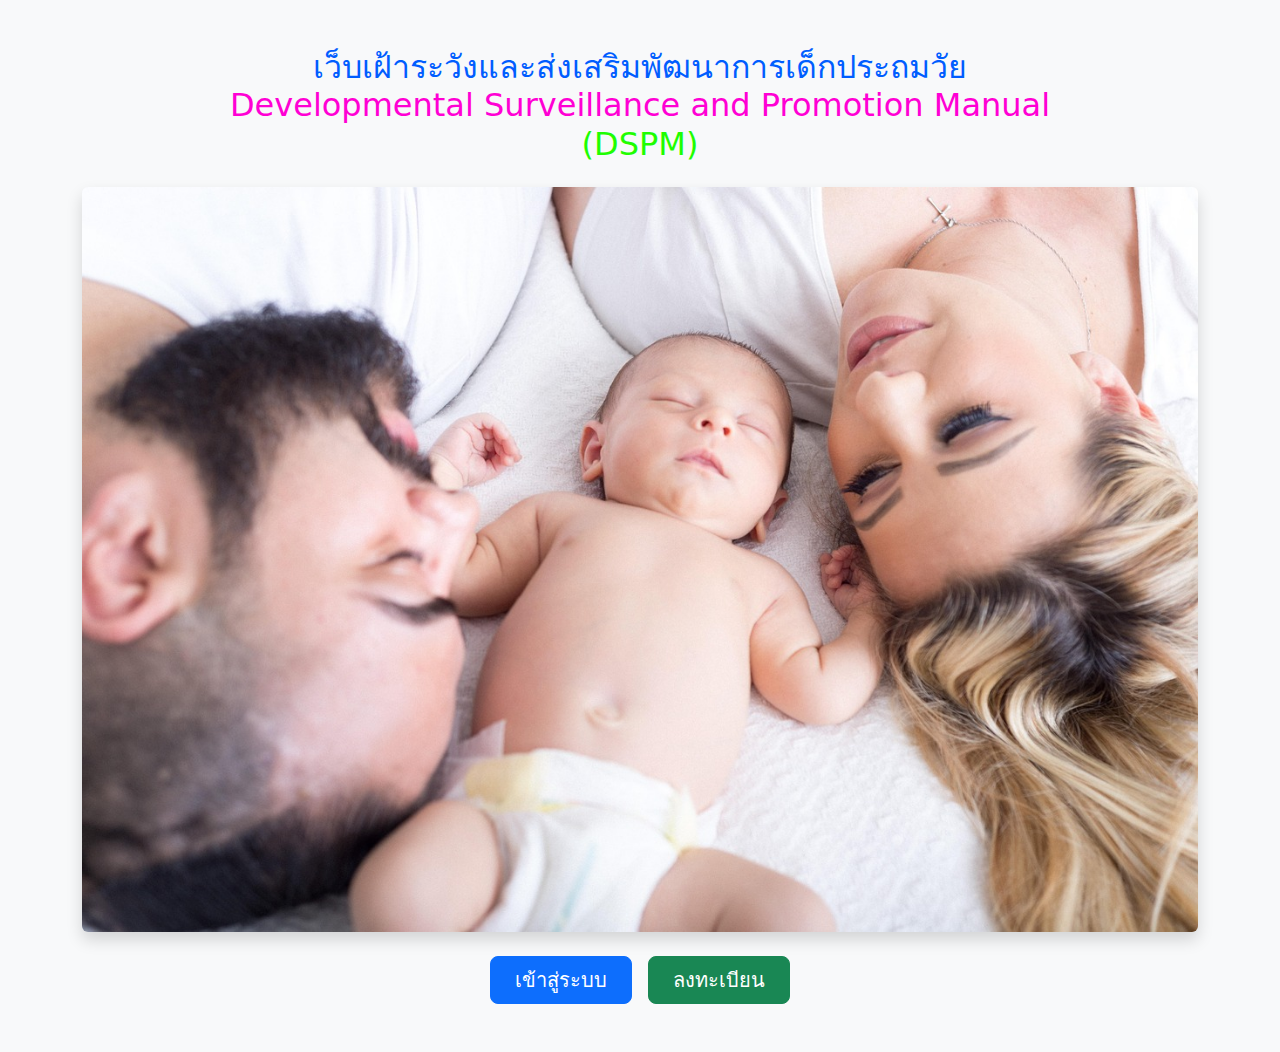
<file: test/test.html>
<!DOCTYPE html>
<html lang="en">
<head>
  <meta charset="UTF-8" />
  <meta name="viewport" content="width=device-width, initial-scale=1.0"/>
  <title>DSPM WebApplication</title>
  <link rel="stylesheet" href="/css/test.css" />
  <link href="https://cdn.jsdelivr.net/npm/bootstrap@5.0.2/dist/css/bootstrap.min.css" rel="stylesheet" />
</head>
<body class="bg-light">

  <div class="container text-center py-5">
    <h1 class="mb-4">
      <span style="color: #005DFF; display: block;">เว็บเฝ้าระวังและส่งเสริมพัฒนาการเด็กประถมวัย</span>
      <span style="color: #FF00D4; display: block;">Developmental Surveillance and Promotion Manual</span>
      <span style="color: #1FFD01; display: block;">(DSPM)</span>
    </h1>

    <div class="mb-4">
      <img src="/image/family-2610205_1280.jpg" alt="Family" class="img-fluid rounded shadow" />
    </div>

    <div class="d-flex flex-column flex-sm-row justify-content-center gap-3">
      <a href="login.html" class="btn btn-primary btn-lg px-4">เข้าสู่ระบบ</a>
      <a href="register.html" class="btn btn-success btn-lg px-4">ลงทะเบียน</a>
    </div>
  </div>

  <script src="https://cdn.jsdelivr.net/npm/bootstrap@5.0.2/dist/js/bootstrap.bundle.min.js"></script>
</body>
</html>
</file>
<file: css/eva.css>
/* ใช้ฟอนต์ที่อ่านง่าย */
body {
  font-family: 'Segoe UI', sans-serif;
  background-color: #f8f9fa;
  margin: 0;
  padding: 0;
}

.h1 {
  text-align: center;
  color: #000000;
  margin-top: 20px;
}


/* Container ขอบด้านนอก */
.container {
  padding: 20px 10px;
}

/* Card สไตล์ */
.card {
  background-color: #d479d1;
  border: 1px solid #000000;
  border-radius: 12px;
  box-shadow: 0 2px 8px rgba(0, 0, 0, 0.06);
  margin-bottom: 20px;
}

/* Card body */
.card-body {
  padding: 20px;
}

/* ข้อความหัวข้อ */
.card-body strong {
  color: #0d6efd;
}

/* Checkbox layout */
.card-body input[type="checkbox"] {
  margin-right: 6px;
  margin-left: 4px;
}

/* รูปภาพให้อยู่กลางและสวย */
.card-body img {
  display: block;
  margin: 10px auto;
  border-radius: 10px;
  border: 1px solid #ddd;
  max-width: 100%;
  height: auto;
}

/* จัดพารากราฟไม่ให้ติดกันเกินไป */
.card-body p {
  margin-bottom: 10px;
  line-height: 1.5;
  font-size: 16px;
}

/* ปุ่มยืนยัน */
.btn-primary {
  box-shadow: 0 4px 10px rgba(13, 110, 253, 0.2);
  transition: transform 0.2s ease;
}

.btn-primary:hover {
  transform: scale(1.03);
}

.table-color {
  background-color: #ca07c3;
  color: #ffffff;
  text-align: center;
}

.table {
    font-size: 1.2rem; /* ปรับขนาดข้อความทั้งหมดในตาราง */
  }

  th, td {
    vertical-align: top;
    padding: 1rem;
  }

  label {
    font-size: 1rem; /* ปรับขนาด label ของ checkbox ให้ใหญ่ขึ้น */
  }

  img {
    max-width: 100%;
    height: auto;
  }
</file>
<file: css/test.css>
/* test.css */

/* ให้เต็มหน้าจอแนวตั้ง */
body, html {
  height: 100%;
  margin: 0;
  background: #f8f9fa;
  font-family: 'Segoe UI', sans-serif;
}

/* ปรับฟอร์มให้ดูดีบนอุปกรณ์เล็ก */
form {
  background: white;
  padding: 30px;
  border-radius: 12px;
  box-shadow: 0 0 15px rgba(0, 0, 0, 0.1);
}

/* ปุ่ม */
button.btn {
  font-size: 1rem;
}

/* Responsive ฟอร์ม */
@media (max-width: 576px) {
  form {
    padding: 20px;
  }

  h1 {
    font-size: 1.5rem;
  }
}


h1 span {
  font-size: 1.5rem;
}

@media (min-width: 768px) {
  h1 span {
    font-size: 2rem;
  }
}

.login-btn, .register-btn {
  display: inline-block;
  padding: 10px 20px;
  font-size: 1.2rem;
  border-radius: 8px;
  text-decoration: none;
}

.login-btn {
  background-color: #007bff;
  color: white;
}

.register-btn {
  background-color: #6c757d;
  color: white;
}
</file>
<file: css/btncircle.css>
.circle-button {
      aspect-ratio: 1 / 1;
      width: 300px;
      border-radius: 50%;
      overflow: hidden;
      display: flex;
      align-items: center;
      justify-content: center;
      border: none;
      transition: transform 0.2s ease;
      padding: 0;
    }

    .circle-button img {
      width: 70%;
      height: 90%;
      object-fit: contain;
    }

    .circle-button:hover {
      transform: scale(1.05);
    }

    /* Responsive sizing */
    /* @media (min-width: 576px) {
      .circle-button {
        width: 120px;
      }
    }

    @media (min-width: 768px) {
      .circle-button {
        width: 140px;
      }
    }

    @media (min-width: 992px) {
      .circle-button {
        width: 160px;
      }
    } */
</file>
